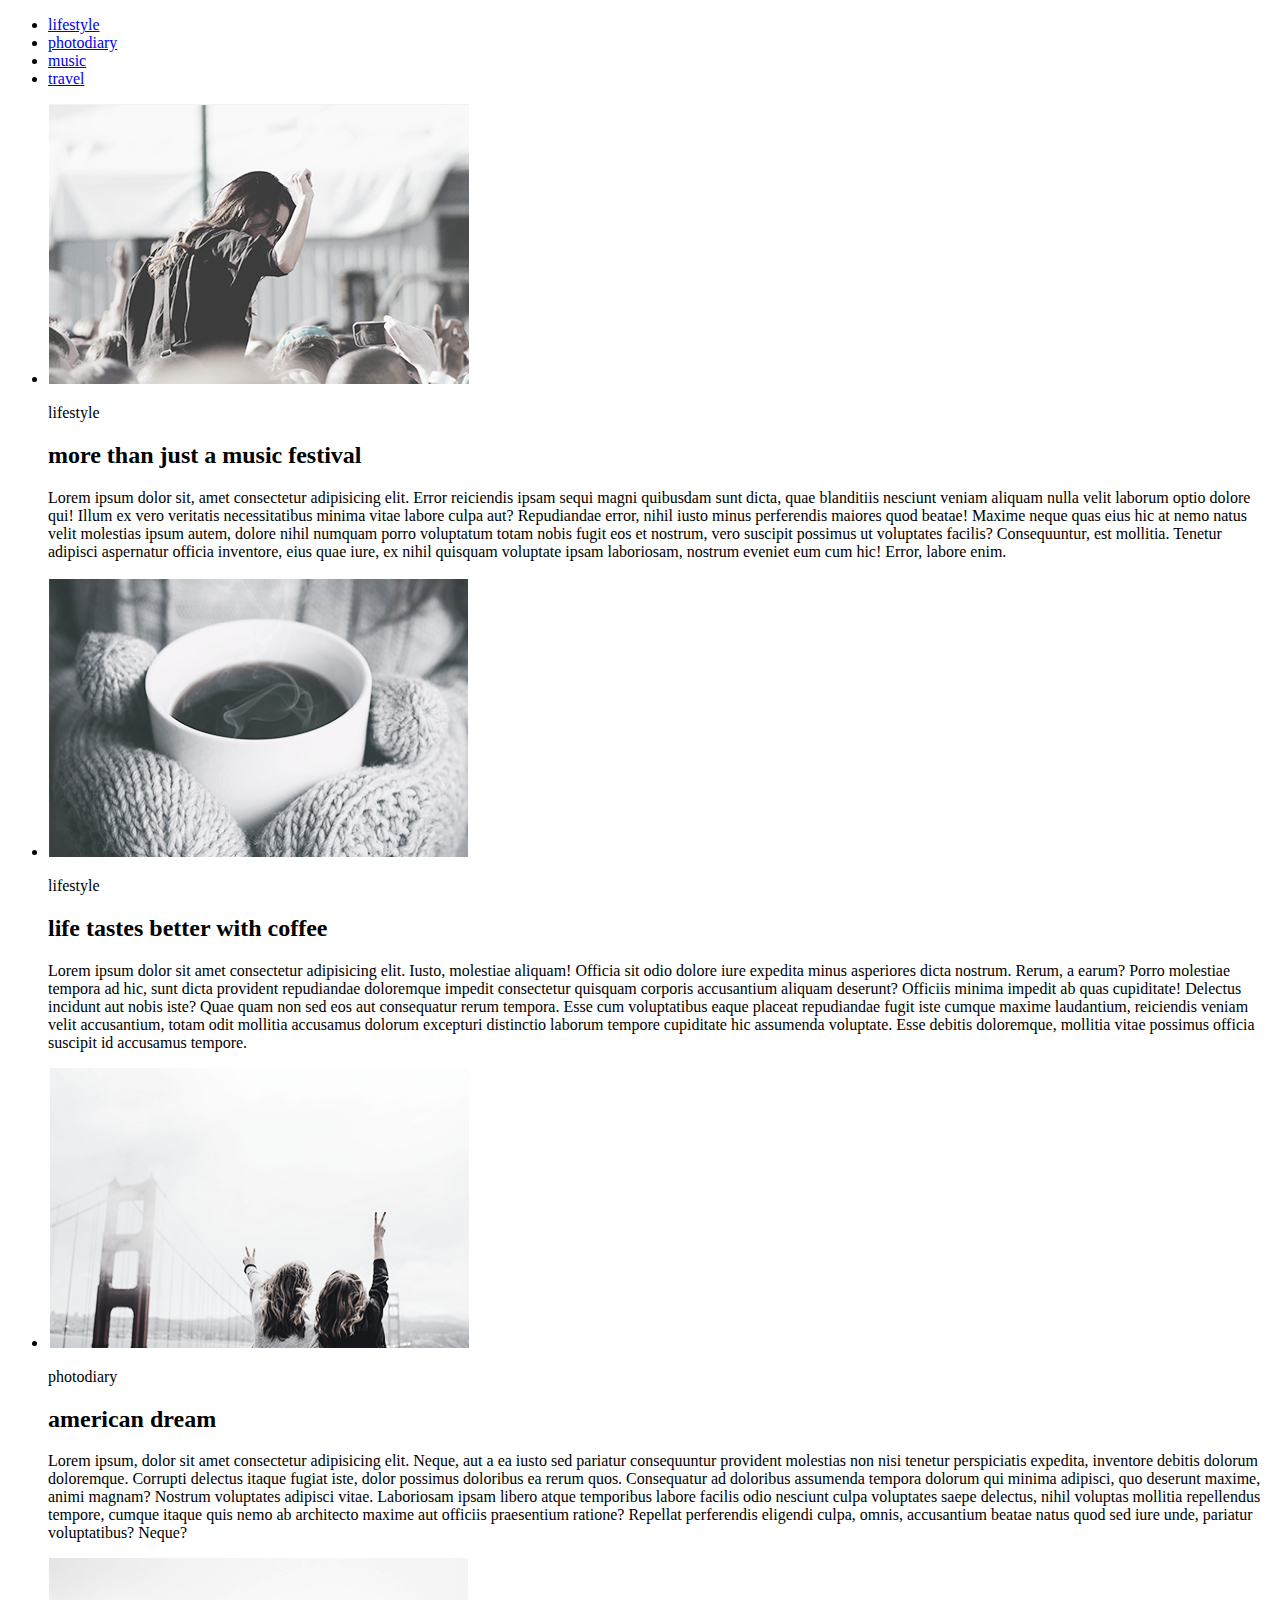
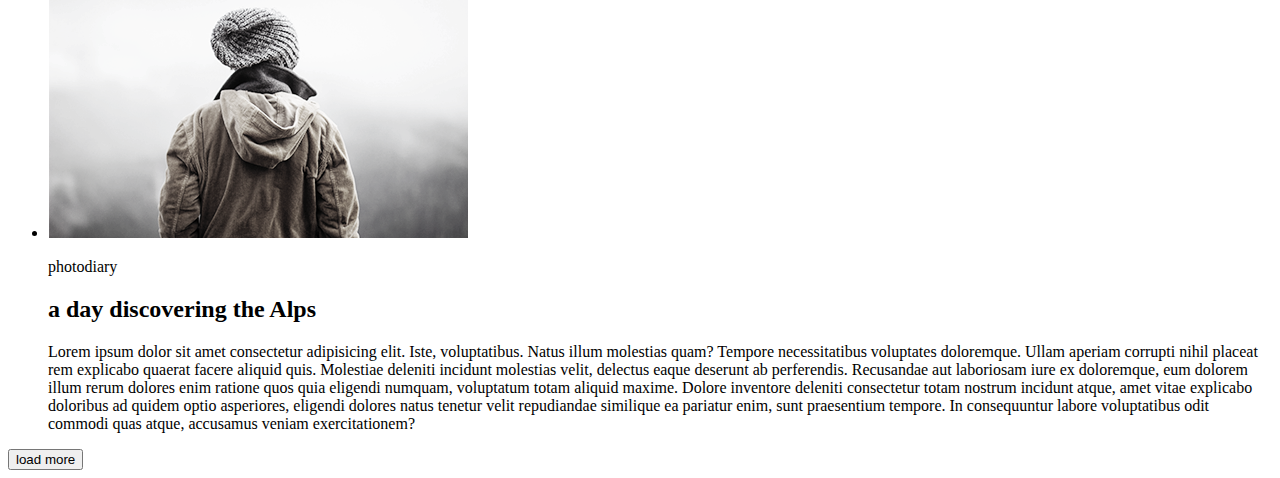
<file: html-css/module-01-02/index.html>
<!DOCTYPE html>
<html lang="en">

<head>
    <meta charset="UTF-8">
    <meta name="viewport" content="width=device-width, initial-scale=1.0">
    <meta http-equiv="X-UA-Compatible" content="ie=edge">
    <title>homework-01-02</title>
</head>

<body>
    <header class="main-header">
        <nav class="main-nav">
            <ul class="main-menu-navigation">
                <li class="main-menu-item"><a href="#lifestyle" class="main-menu-item-link">lifestyle</a></li>
                <li class="main-menu-item"><a href="#photodiary" class="main-menu-item-link">photodiary</a></li>
                <li class="main-menu-item"><a href="#" class="main-menu-item-link">music</a></li>
                <li class="main-menu-item"><a href="#" class="main-menu-item-link">travel</a></li>
            </ul>
        </nav>
    </header>

    <main class="main-content">
        <section class="lifestyle" id="lifestyle">
            <ul class="lifestyle-content">
                <li class="lifestyle-item">
                    <img src="img/more-than-just-a-music-festival.png" alt="photo from a music festival" width="421"
                        height="280">
                    <p>lifestyle</p>
                    <h2>more than just a music festival</h2>
                    <p>Lorem ipsum dolor sit, amet consectetur adipisicing elit. Error reiciendis ipsam sequi magni
                        quibusdam sunt dicta, quae blanditiis nesciunt veniam aliquam nulla velit laborum optio dolore
                        qui! Illum ex vero veritatis necessitatibus minima vitae labore culpa aut? Repudiandae error,
                        nihil iusto minus perferendis maiores quod beatae! Maxime neque quas eius hic at nemo natus
                        velit molestias ipsum autem, dolore nihil numquam porro voluptatum totam nobis fugit eos et
                        nostrum, vero suscipit possimus ut voluptates facilis? Consequuntur, est mollitia. Tenetur
                        adipisci aspernatur officia inventore, eius quae iure, ex nihil quisquam voluptate ipsam
                        laboriosam, nostrum eveniet eum cum hic! Error, labore enim.</p>
                </li>
                <li class="lifestyle-item">
                    <img src="img/life-tastes-better-with-coffee.png" alt="photo with cup of coffee in hands"
                        width="421" height="280">
                    <p>lifestyle</p>
                    <h2>life tastes better with coffee</h2>
                    <p>Lorem ipsum dolor sit amet consectetur adipisicing elit. Iusto, molestiae aliquam! Officia sit
                        odio dolore iure expedita minus asperiores dicta nostrum. Rerum, a earum? Porro molestiae
                        tempora ad hic, sunt dicta provident repudiandae doloremque impedit consectetur quisquam
                        corporis accusantium aliquam deserunt? Officiis minima impedit ab quas cupiditate! Delectus
                        incidunt aut nobis iste? Quae quam non sed eos aut consequatur rerum tempora. Esse cum
                        voluptatibus eaque placeat repudiandae fugit iste cumque maxime laudantium, reiciendis veniam
                        velit accusantium, totam odit mollitia accusamus dolorum excepturi distinctio laborum tempore
                        cupiditate hic assumenda voluptate. Esse debitis doloremque, mollitia vitae possimus officia
                        suscipit id accusamus tempore.</p>
                </li>
            </ul>
        </section>
        <section class="photodiry" id="photodiary">
            <ul class="lifestyle-content">
                <li class="photodiary-item">
                    <img src="img/american-dream.png" alt="photo of two girls near a bridge" width="421" height="280">
                    <p>photodiary</p>
                    <h2>american dream</h2>
                    <p>Lorem ipsum, dolor sit amet consectetur adipisicing elit. Neque, aut a ea iusto sed pariatur
                        consequuntur provident molestias non nisi tenetur perspiciatis expedita, inventore debitis
                        dolorum doloremque. Corrupti delectus itaque fugiat iste, dolor possimus doloribus ea rerum
                        quos. Consequatur ad doloribus assumenda tempora dolorum qui minima adipisci, quo deserunt
                        maxime, animi magnam? Nostrum voluptates adipisci vitae. Laboriosam ipsam libero atque
                        temporibus labore facilis odio nesciunt culpa voluptates saepe delectus, nihil voluptas mollitia
                        repellendus tempore, cumque itaque quis nemo ab architecto maxime aut officiis praesentium
                        ratione? Repellat perferendis eligendi culpa, omnis, accusantium beatae natus quod sed iure
                        unde, pariatur voluptatibus? Neque?</p>
                </li>
                <li class="photodiary-item">
                    <img src="img/a-day-discovering-the-Alps.png" alt="photo of men in a mountains" width="421"
                        height="280">
                    <p>photodiary</p>
                    <h2>a day discovering the Alps</h2>
                    <p>Lorem ipsum dolor sit amet consectetur adipisicing elit. Iste, voluptatibus. Natus illum
                        molestias quam? Tempore necessitatibus voluptates doloremque. Ullam aperiam corrupti nihil
                        placeat rem explicabo quaerat facere aliquid quis. Molestiae deleniti incidunt molestias velit,
                        delectus eaque deserunt ab perferendis. Recusandae aut laboriosam iure ex doloremque, eum
                        dolorem illum rerum dolores enim ratione quos quia eligendi numquam, voluptatum totam aliquid
                        maxime. Dolore inventore deleniti consectetur totam nostrum incidunt atque, amet vitae explicabo
                        doloribus ad quidem optio asperiores, eligendi dolores natus tenetur velit repudiandae similique
                        ea pariatur enim, sunt praesentium tempore. In consequuntur labore voluptatibus odit commodi
                        quas atque, accusamus veniam exercitationem?</p>
                </li>
            </ul>
        </section>
    </main>
    <footer class="main-footer">
        <nav>
            <button class="additional-navigation">load more</button>
        </nav>
    </footer>
</body>

</html>
</file>
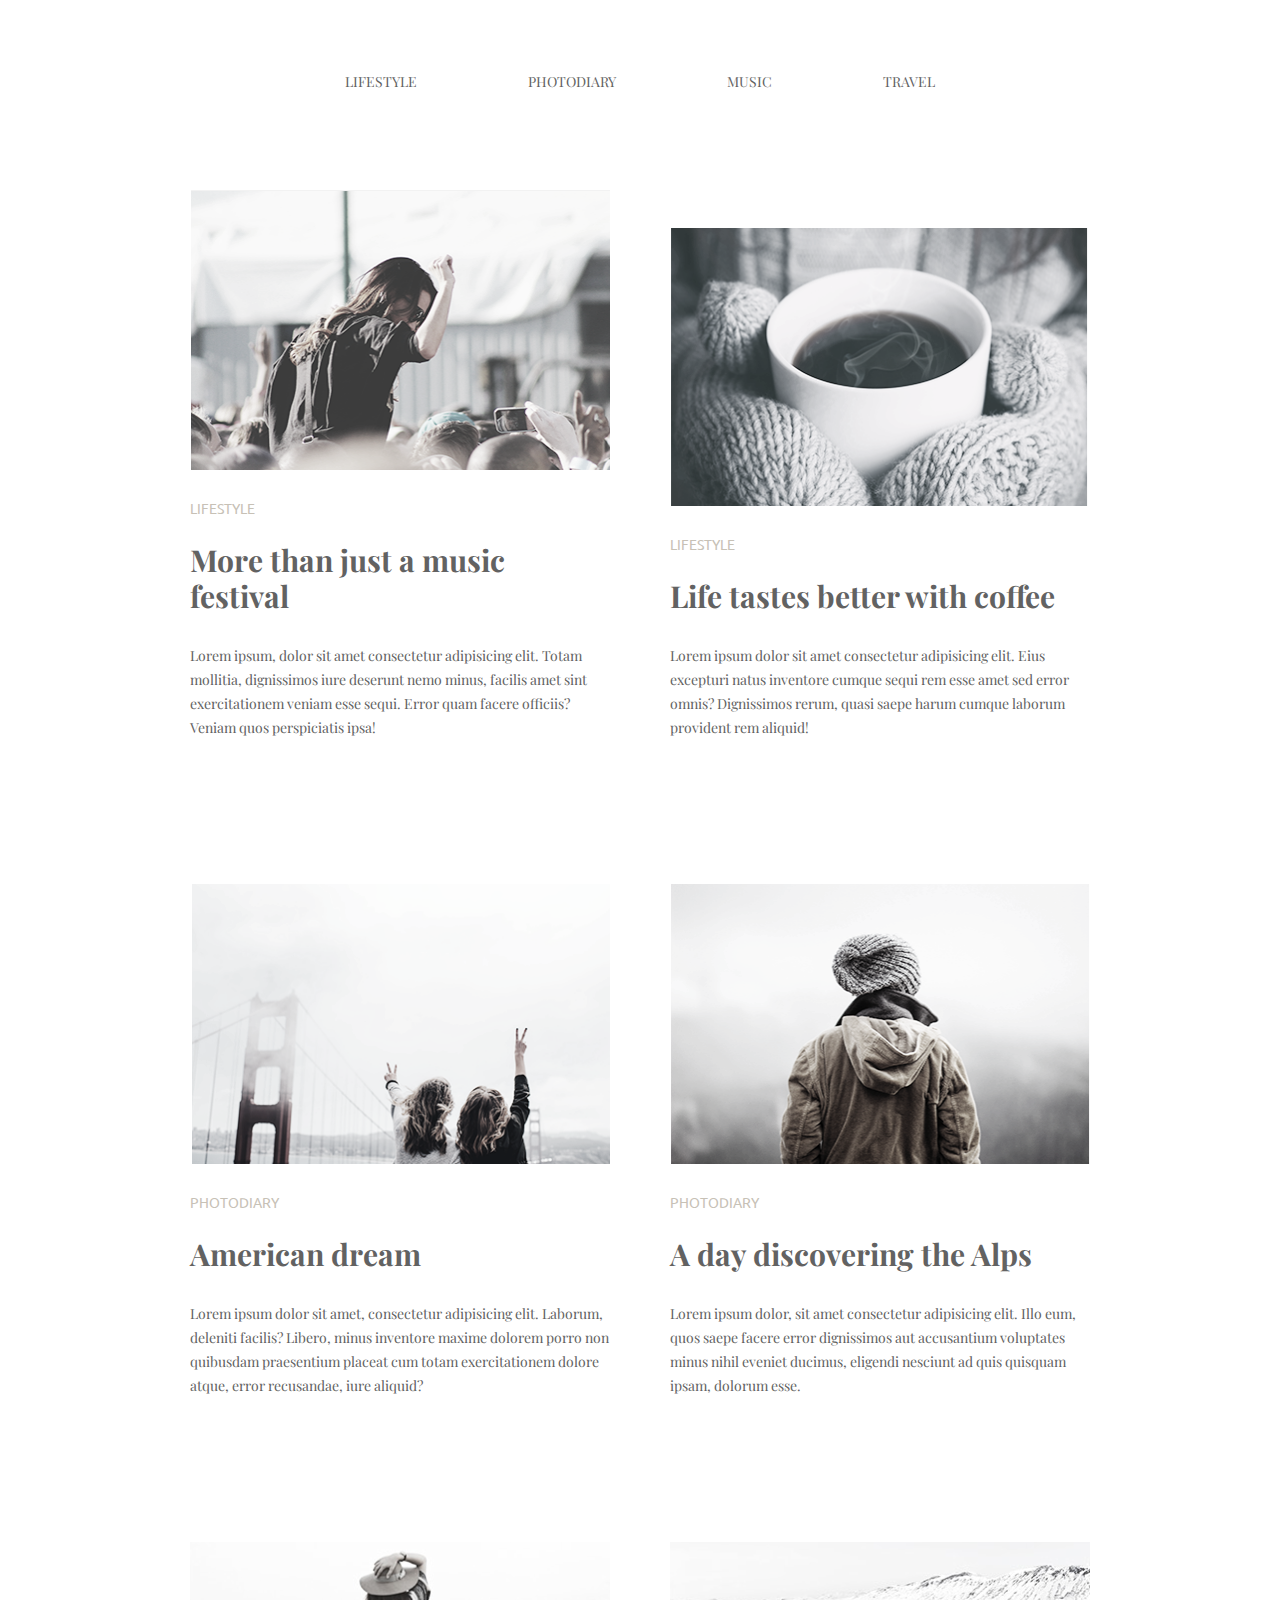
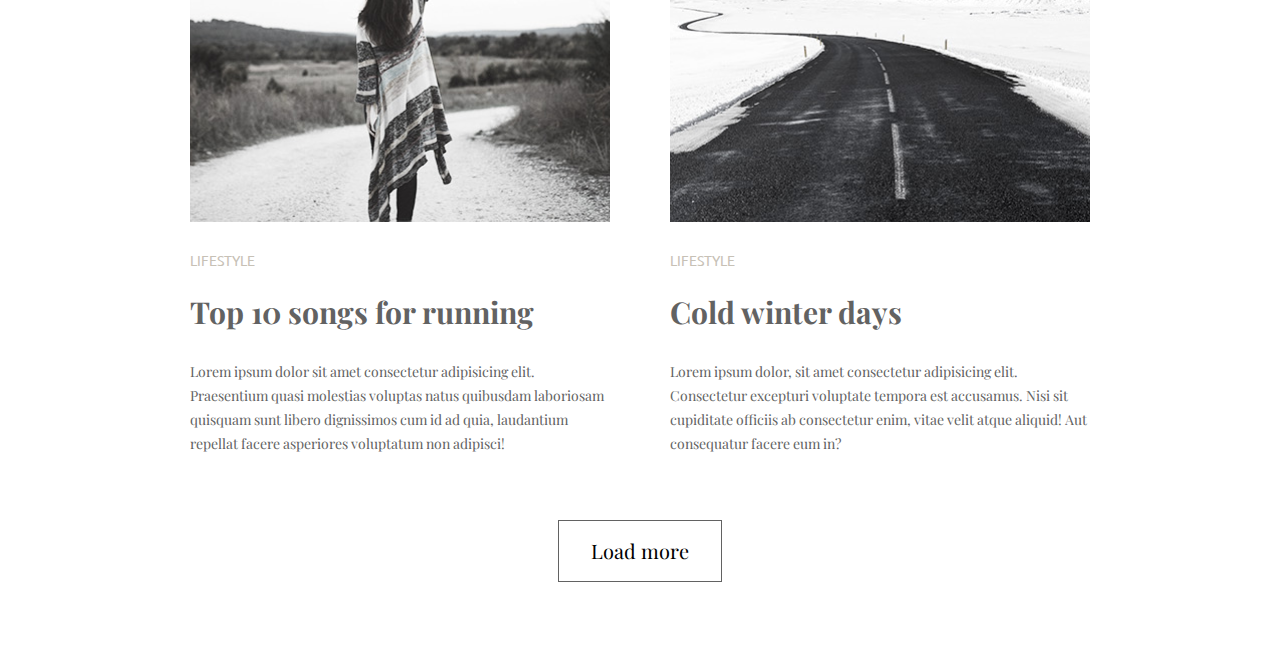
<file: html-css/module-03/index.html>
<!DOCTYPE html>
<html lang="en">

<head>
    <meta charset="UTF-8">
    <meta name="viewport" content="width=device-width, initial-scale=1.0">
    <meta http-equiv="X-UA-Compatible" content="ie=edge">
    <title>homework-03</title>
    <link rel="stylesheet" href="./css/normalize.css">
    <link
        href="https://fonts.googleapis.com/css?family=Playfair+Display|Ubuntu:300&display=swap&subset=cyrillic,cyrillic-ext,latin-ext"
        rel="stylesheet">
    <link rel="stylesheet" href="./css/style.css">
</head>

<body>
    <h1 class="visually-hidden">Homework-03</h1>
    <header class="main-header container">
        <nav class="main-nav">
            <ul class="main-menu-navigation">
                <li class="main-menu-item"><a href="#lifestyle" class="main-menu-item-link">lifestyle</a></li>
                <li class="main-menu-item"><a href="#photodiary" class="main-menu-item-link">photodiary</a></li>
                <li class="main-menu-item"><a href="#" class="main-menu-item-link">music</a></li>
                <li class="main-menu-item"><a href="#" class="main-menu-item-link">travel</a></li>
            </ul>
        </nav>
    </header>

    <main class="main-content container">
        <ul class="page-list">
            <li class="page-item" id="lifestyle">
                <img class="item-img" src="img/more-than-just-a-music-festival.png" alt="photo from a music festival"
                    width="420" height="280">
                <p class="item-identification">lifestyle</p>
                <h2 class="item-heading">More than just a music festival</h2>
                <p class="item-text">Lorem ipsum, dolor sit amet consectetur adipisicing elit. Totam mollitia,
                    dignissimos iure deserunt nemo minus, facilis amet sint exercitationem veniam esse sequi. Error quam
                    facere officiis? Veniam quos perspiciatis ipsa!</p>
            </li>
            <li class="page-item">
                <img class="item-img" src="img/life-tastes-better-with-coffee.png"
                    alt="photo with cup of coffee in hands" width="420" height="280">
                <p class="item-identification">lifestyle</p>
                <h2 class="item-heading">Life tastes better with coffee</h2>
                <p class="item-text">Lorem ipsum dolor sit amet consectetur adipisicing elit. Eius excepturi natus
                    inventore cumque sequi rem esse amet sed error omnis? Dignissimos rerum, quasi saepe harum cumque
                    laborum provident rem aliquid!</p>
            </li>
            <li class="page-item" id="photodiary">
                <img class="item-img" src="img/american-dream.png" alt="photo of two girls near a bridge" width="420"
                    height="280">
                <p class="item-identification">photodiary</p>
                <h2 class="item-heading">American dream</h2>
                <p class="item-text">Lorem ipsum dolor sit amet, consectetur adipisicing elit. Laborum, deleniti
                    facilis? Libero, minus inventore maxime dolorem porro non quibusdam praesentium placeat cum totam
                    exercitationem dolore atque, error recusandae, iure aliquid?</p>
            </li>
            <li class="page-item">
                <img class="item-img" src="img/a-day-discovering-the-Alps.png" alt="photo of men in a mountains"
                    width="420" height="280">
                <p class="item-identification">photodiary</p>
                <h2 class="item-heading">A day discovering the Alps</h2>
                <p class="item-text">Lorem ipsum dolor, sit amet consectetur adipisicing elit. Illo eum, quos saepe
                    facere error dignissimos aut accusantium voluptates minus nihil eveniet ducimus, eligendi nesciunt
                    ad quis quisquam ipsam, dolorum esse.</p>
            </li>
            <li class="page-item">
                <img class="item-img" src="img/top-10-songs-for-running.png" alt="photo with a girl on a road"
                    width="420" height="280">
                <p class="item-identification">lifestyle</p>
                <h2 class="item-heading">Top 10 songs for running</h2>
                <p class="item-text">Lorem ipsum dolor sit amet consectetur adipisicing elit. Praesentium quasi
                    molestias voluptas natus quibusdam laboriosam quisquam sunt libero dignissimos cum id ad quia,
                    laudantium repellat facere asperiores voluptatum non adipisci!</p>
            </li>
            <li class="page-item">
                <img class="item-img" src="img/cold-winter-days.png" alt="photo with a winter road" width="420"
                    height="280">
                <p class="item-identification">lifestyle</p>
                <h2 class="item-heading">Cold winter days</h2>
                <p class="item-text">Lorem ipsum dolor, sit amet consectetur adipisicing elit. Consectetur excepturi
                    voluptate tempora est accusamus. Nisi sit cupiditate officiis ab consectetur enim, vitae velit atque
                    aliquid! Aut consequatur facere eum in?</p>
            </li>
        </ul>
    </main>
    <footer class="main-footer container">
        <nav>
            <button class="additional-navigation button">Load more</button>
        </nav>
    </footer>
</body>

</html>
</file>
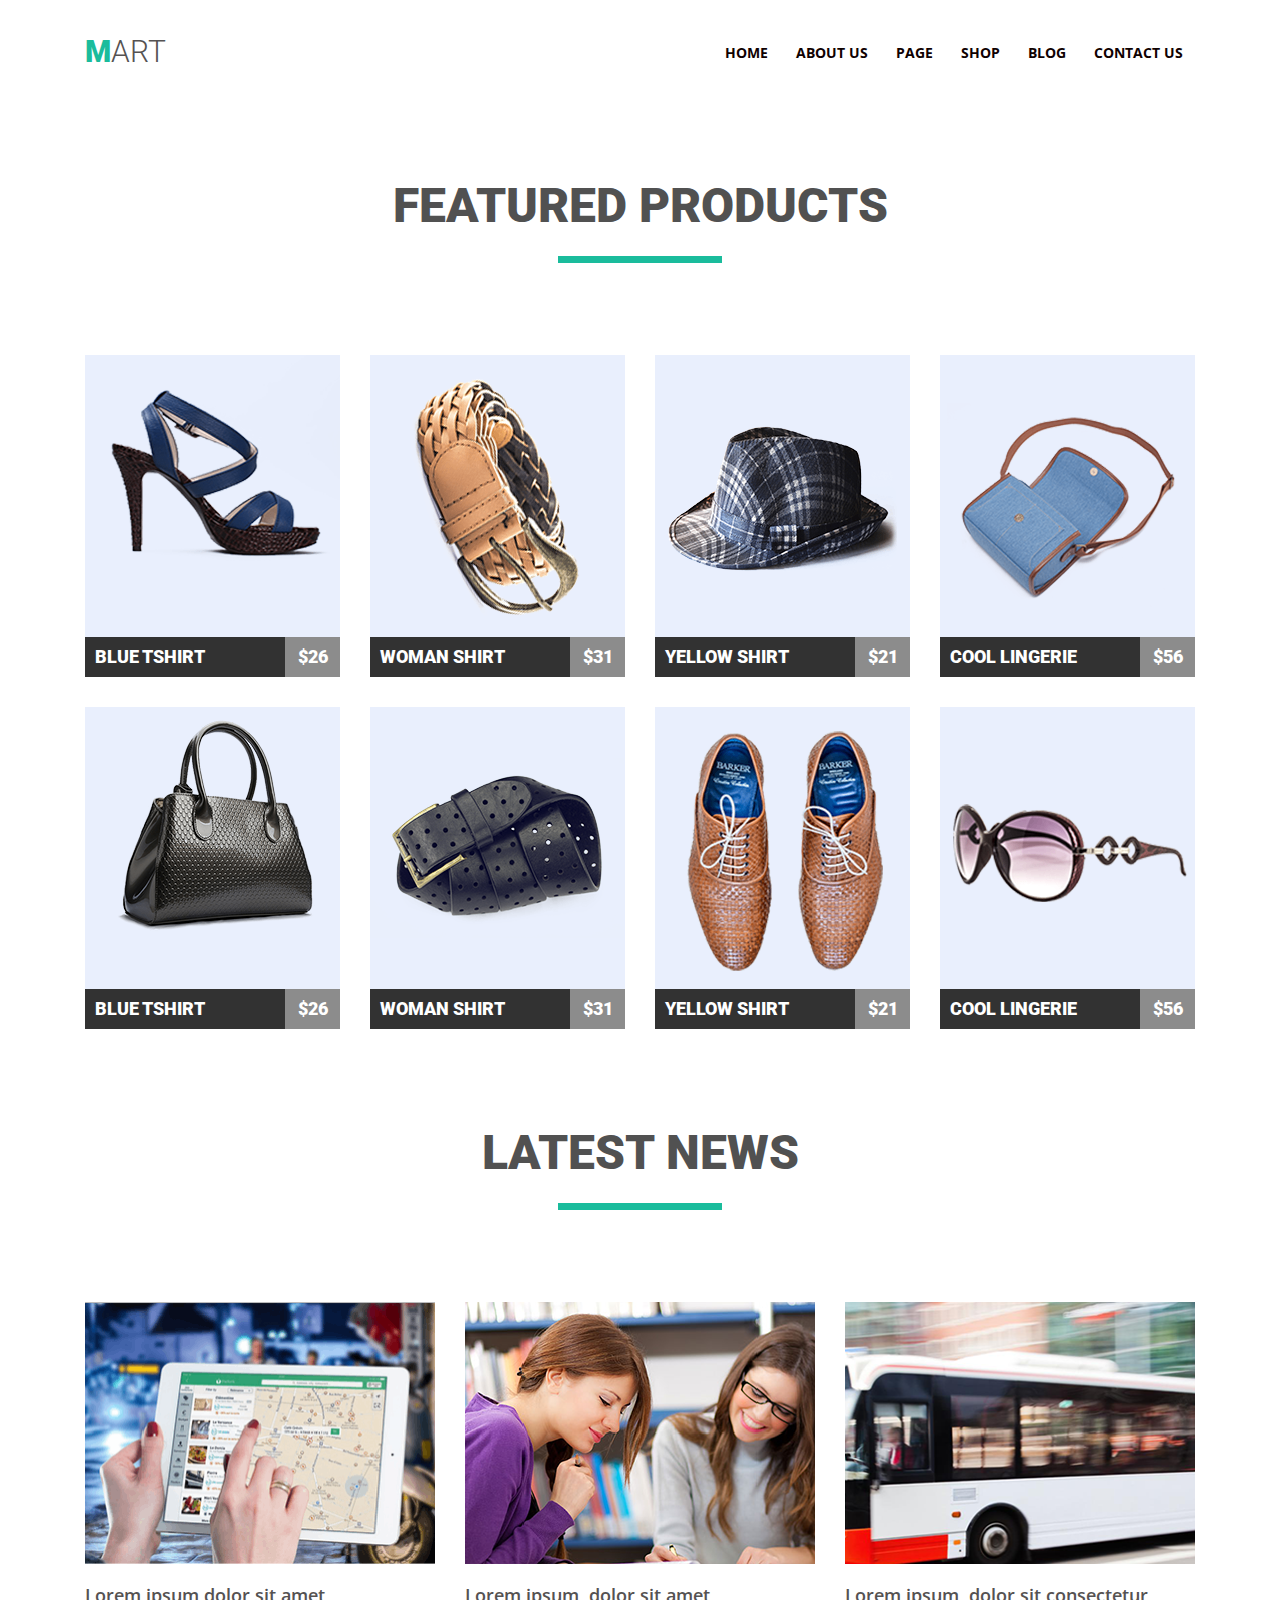
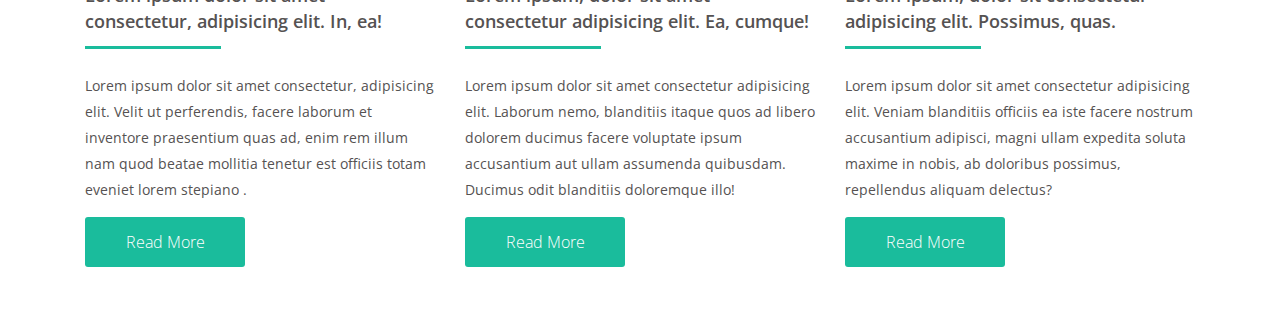
<file: html-css/module-04/index.html>
<!DOCTYPE html>
<html lang="en">

<head>
    <meta charset="UTF-8">
    <meta name="viewport" content="width=device-width, initial-scale=1.0">
    <meta http-equiv="X-UA-Compatible" content="ie=edge">
    <link rel="stylesheet" href="./css/normalize.css">
    <link href="https://fonts.googleapis.com/css?family=Open+Sans:300,400,600,700|Roboto:300,900&display=swap"
        rel="stylesheet">
    <link rel="stylesheet" href="./css/styles.css">
    <title>homework-04</title>
</head>

<body>
    
    <header class="page-header container">
        <nav class="page-nav clearfix">
            <h1 class="site-header"><a href="#" class="logo">Mart</a></h1>
            <ul class="site-menu clearfix">
                <li class="site-menu-item"><a href="#">Home</a></li>
                <li class="site-menu-item"><a href="#">About us</a></li>
                <li class="site-menu-item"><a href="#">Page</a></li>
                <li class="site-menu-item"><a href="#shop">Shop</a></li>
                <li class="site-menu-item"><a href="#blog">Blog</a></li>
                <li class="site-menu-item"><a href="#">Contact us</a></li>
            </ul>
        </nav>
    </header>

    <main class="page-content container">

<!-- section products -->

        <section class="products" id="shop">
            <h2 class="section-heading">Featured products</h2>
            <ul class="products-list clearfix">
                <li class="products-item clearfix">
                    <a href="#">
                        <img src="./img/products/1.png" alt="Blue Shoe">
                    </a>
                    <button class="name">Blue tshirt</button>
                    <button class="price">$26</button>
                </li>
                <li class="products-item clearfix">
                    <a href="#">
                        <img src="./img/products/2.png" alt="Yellow belt">
                    </a>
                    <button class="name">Woman shirt</button>
                    <button class="price">$31</button>

                </li>
                <li class="products-item clearfix">
                    <a href="#">
                        <img src="./img/products/3.png" alt="Plait hat">
                    </a>
                    <button class="name">Yellow shirt</button>
                    <button class="price">$21</button>
                </li>
                <li class="products-item clearfix">
                    <a href="#">
                        <img src="./img/products/4.png" alt="Blue handbag">
                    </a>
                    <button class="name">Cool lingerie</button>
                    <button class="price">$56</button>

                </li>
                <li class="products-item clearfix">
                    <a href="#">
                        <img src="./img/products/5.png" alt="Black handbag">
                    </a>
                    <button class="name">Blue tshirt</button>
                    <button class="price">$26</button>

                </li>
                <li class="products-item clearfix">
                    <a href="#">
                        <img src="./img/products/6.png" alt="Black belt">
                    </a> 
                    <button class="name">Woman shirt</button>
                    <button class="price">$31</button>

                </li>
                <li class="products-item clearfix">
                    <a href="#">
                        <img src="./img/products/7.png" alt="Mens' shoes">
                    </a>
                    <button class="name">Yellow shirt</button>
                    <button class="price">$21</button>

                </li>
                <li class="products-item clearfix">
                    <a href="#">
                        <img src="./img/products/8.png" alt="Sunglasses">
                    </a>
                    <button class="name">Cool lingerie</button>
                    <button class="price">$56</button>

                </li>
            </ul>
        </section>

<!-- section news -->

        <section class="news" id="blog">
            <h2 class="section-heading">Latest news</h2>
            <ul class="news-list clearfix">
                <li class="news-item">
                    <a href="#">
                        <img src="./img/news/1.png" alt="map" width="350" height="262">
                    </a>
                    <h3>Lorem ipsum dolor sit amet consectetur, adipisicing elit. In, ea!</h3>
                    <p>Lorem ipsum dolor sit amet consectetur, adipisicing elit. Velit ut perferendis, facere laborum et
                        inventore praesentium quas ad, enim rem illum nam quod beatae mollitia tenetur est officiis
                        totam eveniet lorem stepiano            .</p>
                    <button>Read More</button>
                </li>
                <li class="news-item">
                    <a href="#">
                        <img src="./img/news/2.png" alt="two girls learn" width="350" height="262">
                    </a>
                    <h3>Lorem ipsum, dolor sit amet consectetur adipisicing elit. Ea, cumque!</h3>
                    <p>Lorem ipsum dolor sit amet consectetur adipisicing elit. Laborum nemo, blanditiis itaque quos ad
                        libero dolorem ducimus facere voluptate ipsum accusantium aut ullam assumenda quibusdam. Ducimus
                        odit blanditiis doloremque illo!</p>
                    <button>Read More</button>
                </li>
                <li class="news-item">
                    <a href="#">
                        <img src="./img/news/3.png" alt="mooving bus" width="350" height="262">
                    </a>
                    <h3>Lorem ipsum, dolor sit consectetur adipisicing elit. Possimus, quas.</h3>
                    <p>Lorem ipsum dolor sit amet consectetur adipisicing elit. Veniam blanditiis officiis ea iste
                        facere nostrum accusantium adipisci, magni ullam expedita soluta maxime in nobis, ab doloribus
                        possimus, repellendus aliquam delectus?</p>
                    <button>Read More</button>
                </li>
            </ul>
        </section>
    </main>
</body>

</html>
</file>
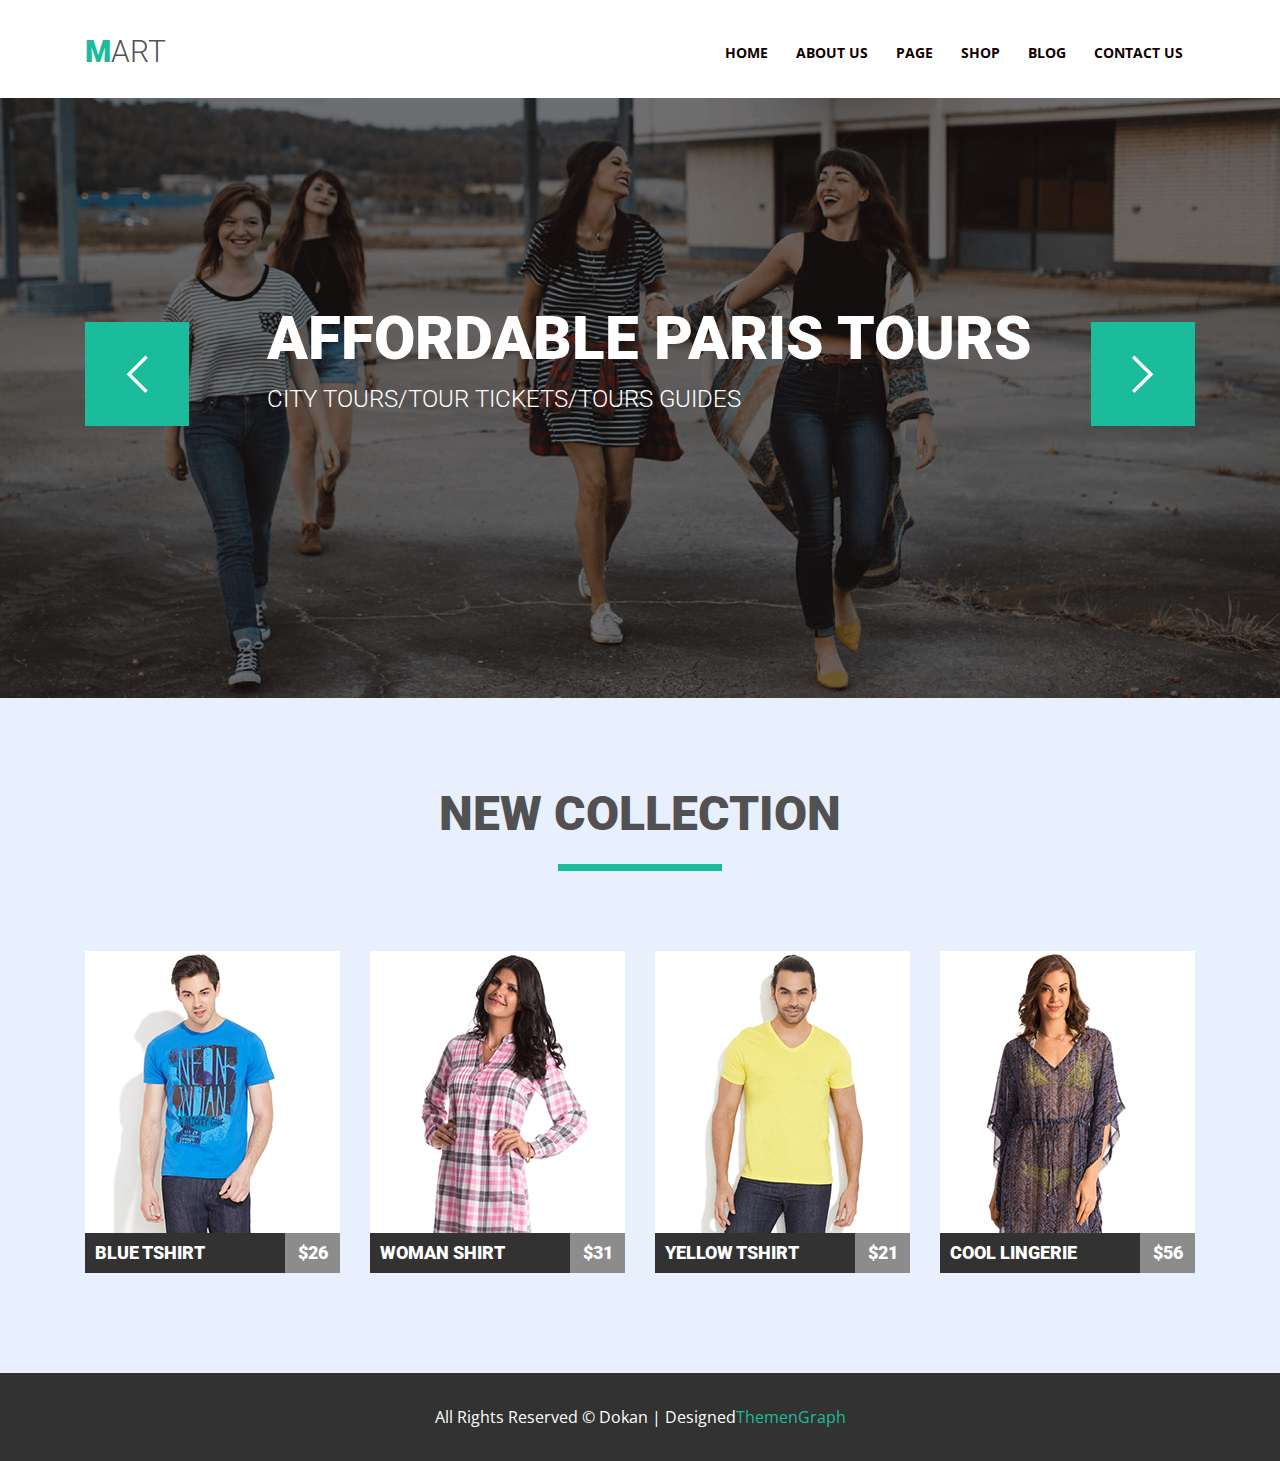
<file: html-css/module-05/index.html>
<!DOCTYPE html>
<html lang="en">

<head>
    <meta charset="UTF-8">
    <meta name="viewport" content="width=device-width, initial-scale=1.0">
    <meta http-equiv="X-UA-Compatible" content="ie=edge">
    <link rel="stylesheet" href="./css/normalize.css">
    <link href="https://fonts.googleapis.com/css?family=Open+Sans:300,400,600,700|Roboto:300,900&display=swap"
        rel="stylesheet">
    <link rel="stylesheet" href="./css/style.css">
    <title>homework-05</title>
</head>

<body>

    <header class="page-header">
        <nav class="page-nav container clearfix">
            <h1 class="site-header"><a href="#" class="logo">Mart</a></h1>
            <ul class="site-menu clearfix">
                <li class="site-menu-item"><a href="#">Home</a></li>
                <li class="site-menu-item"><a href="#">About us</a></li>
                <li class="site-menu-item"><a href="#">Page</a></li>
                <li class="site-menu-item"><a href="#">Shop</a></li>
                <li class="site-menu-item"><a href="#">Blog</a></li>
                <li class="site-menu-item"><a href="#">Contact us</a></li>
            </ul>
        </nav>
        <div class="slider">
            <div class="slider-content container">
                <div class="slider-btns">
                    <button class="slider-btn"></button>
                    <button class="slider-btn"></button>
                </div>
                <h class="slide-title">Affordable Paris Tours</h>
                <ul class="slide-menu clearfix">
                    <li class="slide-menu-item"><a href="#" class="slide-menu-link">City Tours/</a></li>
                    <li class="slide-menu-item"><a href="#" class="slide-menu-link">Tour Tickets/</a></li>
                    <li class="slide-menu-item"><a href="#" class="slide-menu-link">Tours Guides</a></li>
                </ul>
            </div>
        </div>
    </header>

    <main>
    <section class="collection">
        <div class="container">
            <h2 class="section-title">New Collection</h2>
            <ul class="collection-list clearfix">
                <li class="collection-item clearfix">
                    <a href="#">
                        <img src="./img/col-1.png" alt="Blue tshirt">
                    </a>
                    <button class="collection-button name">Blue tshirt</button>
                    <button class="collection-button price">$26</button>
                    <div class="collection-overlay">
                        <div class="collection-overlay-content">
                            <ul class="overlay-list clearfix">
                                <li class="overlay-item"><button class="overlay-btn wish-list"></button></li>
                                <li class="overlay-item"><button class="overlay-btn share"></button></li>
                                <li class="overlay-item"><button class="overlay-btn reserve"></button></li>
                                <li class="overlay-item"><button class="overlay-btn cart clearfix"><img class="cart-img"
                                            src="./img/cart.png" alt="cart"><span class="cart-text">Add to
                                            Cart</span></button></li>
                            </ul>
                        </div>
                    </div>
                </li>
                <li class="collection-item clearfix">
                    <a href="#">
                        <img src="./img/col-2.png" alt="Woman shirt">
                    </a>
                    <button class="collection-button name">Woman shirt</button>
                    <button class="collection-button price">$31</button>
                    <div class="collection-overlay">
                        <div class="collection-overlay-content">
                            <ul class="overlay-list clearfix">
                                <li class="overlay-item"><button class="overlay-btn wish-list"></button></li>
                                <li class="overlay-item"><button class="overlay-btn share"></button></li>
                                <li class="overlay-item"><button class="overlay-btn reserve"></button></li>
                                <li class="overlay-item"><button class="overlay-btn cart clearfix"><img class="cart-img"
                                            src="./img/cart.png" alt="cart"><span class="cart-text">Add to
                                            Cart</span></button></li>
                            </ul>
                        </div>
                    </div>
                </li>
                <li class="collection-item clearfix">
                    <a href="#">
                        <img src="./img/col-3.png" alt="Yellow Tshirt">
                    </a>
                    <button class="collection-button name">Yellow Tshirt</button>
                    <button class="collection-button price">$21</button>
                    <div class="collection-overlay">
                        <div class="collection-overlay-content">
                            <ul class="overlay-list clearfix">
                                <li class="overlay-item"><button class="overlay-btn wish-list"></button></li>
                                <li class="overlay-item"><button class="overlay-btn share"></button></li>
                                <li class="overlay-item"><button class="overlay-btn reserve"></button></li>
                                <li class="overlay-item"><button class="overlay-btn cart clearfix"><img class="cart-img"
                                            src="./img/cart.png" alt="cart"><span class="cart-text">Add to
                                            Cart</span></button></li>
                            </ul>
                        </div>
                    </div>
                </li>
                <li class="collection-item clearfix">
                    <a href="#">
                        <img src="./img/col-4.png" alt="Cool lingery">
                    </a>
                    <button class="collection-button name">Cool lingerie</button>
                    <button class="collection-button price">$56</button>
                    <div class="collection-overlay">
                        <div class="collection-overlay-content ">
                            <ul class="overlay-list clearfix">
                                <li class="overlay-item"><button class="overlay-btn wish-list"></button></li>
                                <li class="overlay-item"><button class="overlay-btn share"></button></li>
                                <li class="overlay-item"><button class="overlay-btn reserve"></button></li>
                                <li class="overlay-item"><button class="overlay-btn cart clearfix"><img class="cart-img"
                                            src="./img/cart.png" alt="cart"><span class="cart-text">Add to
                                            Cart</span></button></li>
                            </ul>

                        </div>
                    </div>
                </li>
            </ul>
        </div>
    </section>
</main>
    <footer class="page-footer">
        <p class="footer-text">All Rights Reserved &#169 Dokan | Designed<span class="footer-text color">ThemenGraph</span></p>
    </footer>
</body>

</html>
</file>
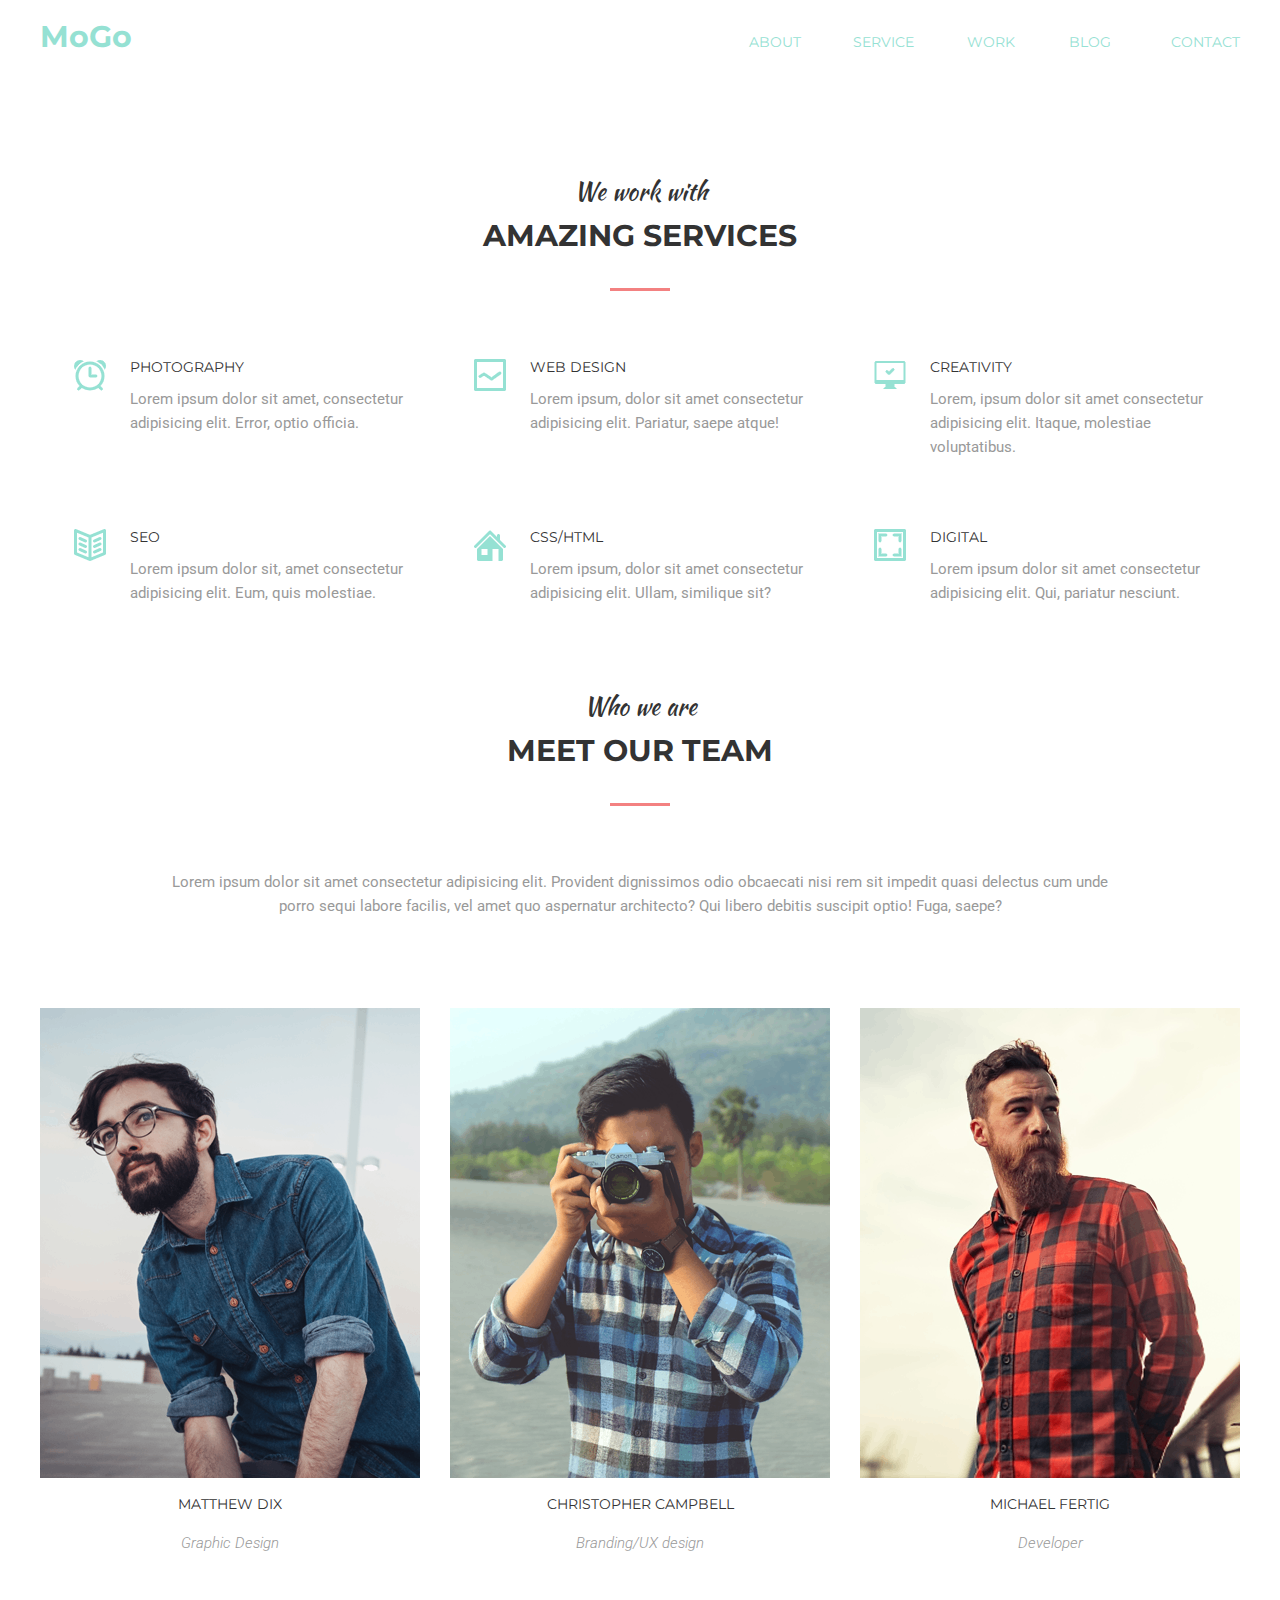
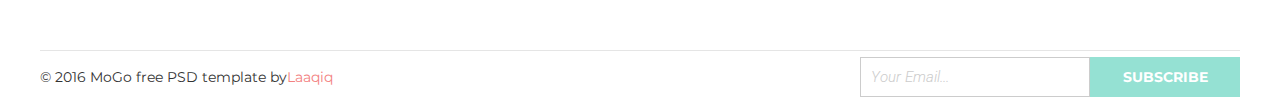
<file: html-css/module-06/index.html>
<!DOCTYPE html>
<html lang="en">

<head>
    <meta charset="UTF-8">
    <meta name="viewport" content="width=device-width, initial-scale=1.0">
    <meta http-equiv="X-UA-Compatible" content="ie=edge">
    <link rel="stylesheet" href="./css/normalize.css">
    <link href="https://fonts.googleapis.com/css?family=Kaushan+Script|Montserrat:400,700|Roboto:300i,400&display=swap"
        rel="stylesheet">
    <link rel="stylesheet" href="./css/style.css">
    <title>homework-06</title>
</head>

<body>
    <header class="site-header container">
        <nav class="site-nav">
            <h1 class="site-title">
                <a href="" class="logo">MoGo</a>
            </h1>
            <ul class="site-menu">
                <li class="site-item"><a href="#" class="site-link">About</a></li>
                <li class="site-item"><a href="#" class="site-link">Service</a></li>
                <li class="site-item"><a href="#" class="site-link">Work</a></li>
                <li class="site-item"><a href="#" class="site-link">Blog</a></li>
                <li class="site-item"><a href="#" class="site-link">Contact</a></li>
            </ul>
        </nav>
    </header>

    <main class="page-content">

        <section class="services container">
            <p class="section-pretitle">We work with</p>
            <h2 class="section-title">Amazing Services</h2>
            <ul class="services-list">
                <li class="services-item">
                    <h3 class="services-item-title item-1">Photography</h3>
                    <p class="services-item-description">Lorem ipsum dolor sit amet, consectetur adipisicing elit.
                        Error, optio officia.</p>
                </li>
                <li class="services-item">
                    <h3 class="services-item-title item-2">Web Design</h3>
                    <p class="services-item-description">Lorem ipsum, dolor sit amet consectetur adipisicing elit.
                        Pariatur, saepe atque!</p>
                </li>
                <li class="services-item">
                    <h3 class="services-item-title  item-3">Creativity</h3>
                    <p class="services-item-description">Lorem, ipsum dolor sit amet consectetur adipisicing elit.
                        Itaque, molestiae voluptatibus.</p>
                </li>
                <li class="services-item">
                    <h3 class="services-item-title item-4">SEO</h3>
                    <p class="services-item-description">Lorem ipsum dolor sit, amet consectetur adipisicing elit. Eum,
                        quis molestiae.</p>
                </li>
                <li class="services-item">
                    <h3 class="services-item-title item-5">CSS/HTML</h3>
                    <p class="services-item-description">Lorem ipsum, dolor sit amet consectetur adipisicing elit.
                        Ullam, similique sit?</p>
                </li>
                <li class="services-item">
                    <h3 class="services-item-title item-6">Digital</h3>
                    <p class="services-item-description">Lorem ipsum dolor sit amet consectetur adipisicing elit. Qui,
                        pariatur nesciunt.</p>
                </li>
            </ul>
        </section>

        <section class="team container">
            <p class="section-pretitle">Who we are</p>
            <h2 class="section-title">Meet our team</h2>
            <p class="team-description">Lorem ipsum dolor sit amet consectetur adipisicing elit. Provident dignissimos
                odio obcaecati nisi rem sit impedit quasi delectus cum unde porro sequi labore facilis, vel amet quo
                aspernatur architecto? Qui libero debitis suscipit optio! Fuga, saepe?</p>
            <ul class="team-list">
                <li class="team-item">
                    <div class="img-background">
                        <img class="team-img" src="./img/member-1.png" alt="team member photo" width="380" height="470">
                    </div>
                    <h3 class="team-name">Matthew Dix</h3>
                    <p class="team-position">Graphic Design</p>
                    <div class="overlay">
                        <ul class="social-list">
                            <li class="social-item facebook"><a href="#" class="social-link"><span
                                        class="visually-hidden">Facebook</span></a></li>
                            <li class="social-item twitter"><a href="#" class="social-link"><span
                                        class="visually-hidden">Twitter</span></a></li>
                            <li class="social-item pinterest"><a href="#" class="social-link"><span
                                        class="visually-hidden">Pinterest</span></a></li>
                            <li class="social-item instagram"><a href="#" class="social-link"><span
                                        class="visually-hidden">Instagram</span></a></li>
                        </ul>
                    </div>
                </li>
                <li class="team-item">
                    <div class="img-background">
                        <img class="team-img" src="./img/member-2.png" alt="team member photo" width="380" height="470">
                    </div>
                    <h3 class="team-name">Christopher Campbell</h3>
                    <p class="team-position">Branding/UX design</p>
                    <div class="overlay">
                        <ul class="social-list">
                            <li class="social-item facebook"><a href="#" class="social-link"><span
                                        class="visually-hidden">Facebook</span></a></li>
                            <li class="social-item twitter"><a href="#" class="social-link"><span
                                        class="visually-hidden">Twitter</span></a></li>
                            <li class="social-item pinterest"><a href="#" class="social-link"><span
                                        class="visually-hidden">Pinterest</span></a></li>
                            <li class="social-item instagram"><a href="#" class="social-link"><span
                                        class="visually-hidden">Instagram</span></a></li>
                        </ul>
                    </div>
                </li>
                <li class="team-item">
                    <div class="img-background">
                        <img  class="team-img" src="./img/member-3.png" alt="team member photo" width="380" height="470">
                    </div>
                    <h3 class="team-name">Michael Fertig</h3>
                    <p class="team-position">Developer</p>
                    <div class="overlay">
                        <ul class="social-list">
                            <li class="social-item facebook"><a href="#" class="social-link"><span
                                        class="visually-hidden">Facebook</span></a></li>
                            <li class="social-item twitter"><a href="#" class="social-link"><span
                                        class="visually-hidden">Twitter</span></a></li>
                            <li class="social-item pinterest"><a href="#" class="social-link"><span
                                        class="visually-hidden">Pinterest</span></a></li>
                            <li class="social-item instagram"><a href="#" class="social-link"><span
                                        class="visually-hidden">Instagram</span></a></li>
                        </ul>
                    </div>
                </li>
            </ul>
        </section>
    </main>

    <footer class="site-footer container">
        <p class="signation">&#169; 2016 MoGo free PSD template by<span class="signation-color">Laaqiq</span></p>
        <form class="email-submit" action="#">
            <input class="email" type="email" value="Your Email...">
            <input class="submit" type="submit" value="subscribe">
        </form>
    </footer>
</body>

</html>
</file>
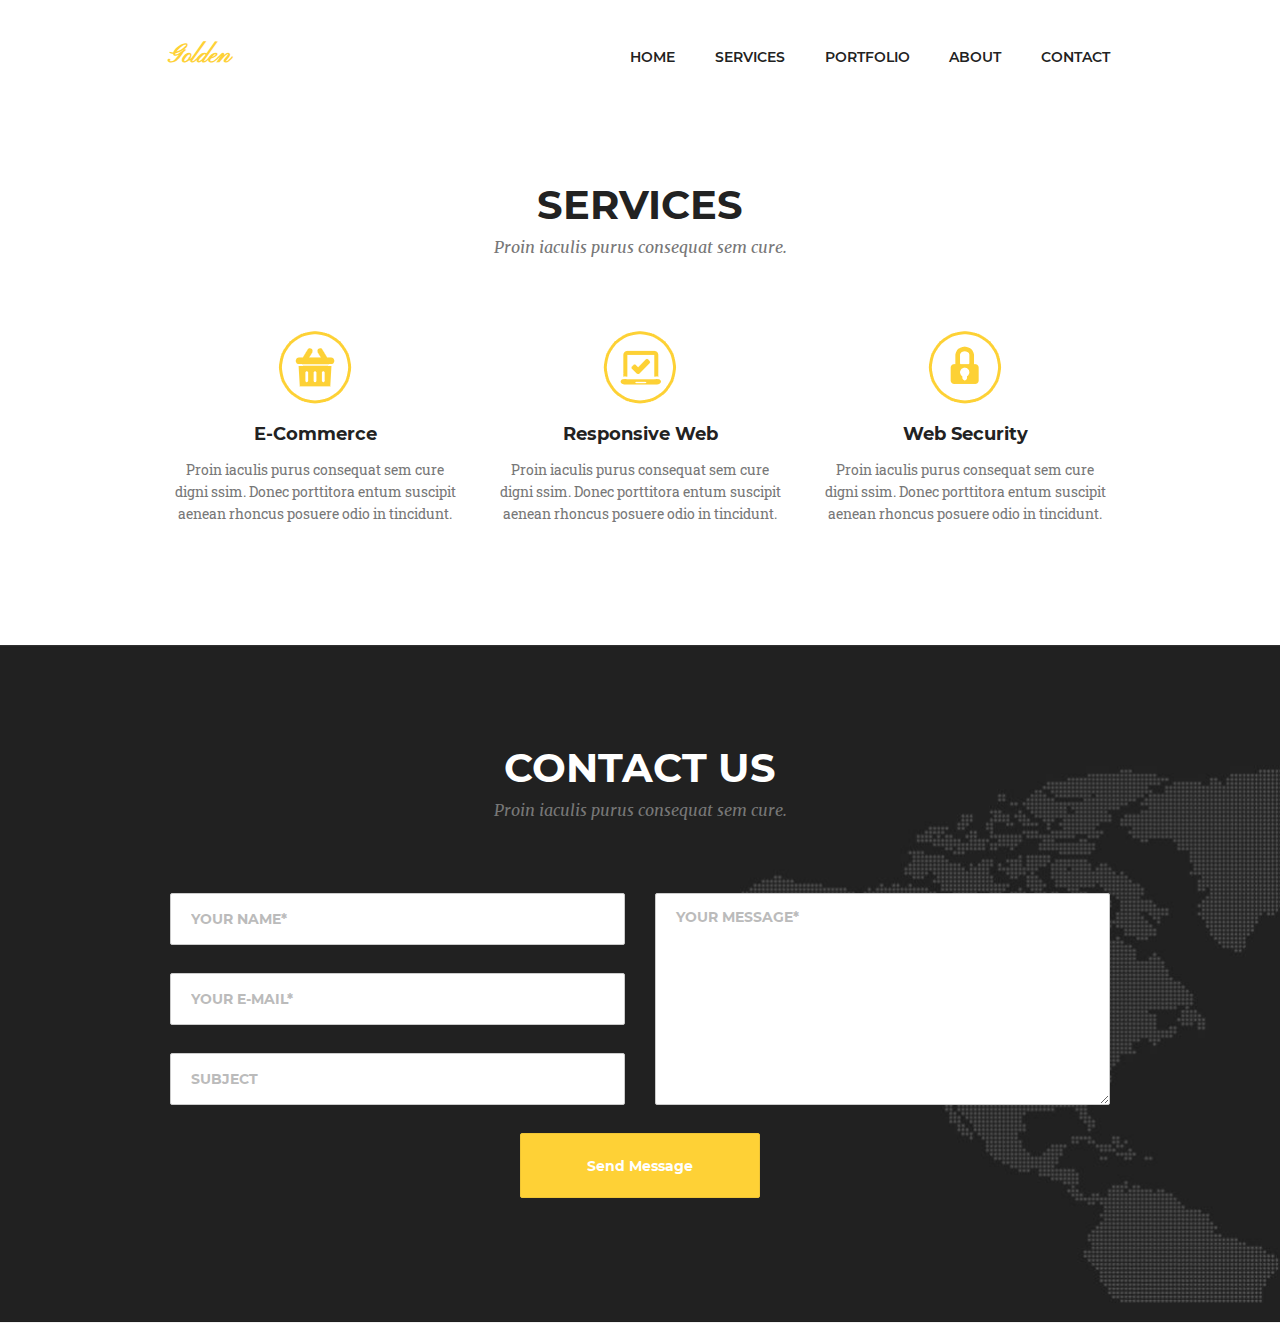
<file: html-css/module-07/index.html>
<!DOCTYPE html>
<html lang="en">

<head>
    <meta charset="UTF-8">
    <meta name="viewport" content="width=device-width, initial-scale=1.0">
    <meta http-equiv="X-UA-Compatible" content="ie=edge">
    <link rel="stylesheet" href="./css/normalize.css">
    <link rel="stylesheet" href="./css/style.css">
    <title>homework-07</title>
</head>

<body>
    <header class="site-header container">
        <nav class="site-nav">
            <h1 class="logo"><a href="" class="logo-link">Golden</a></h1>
            <ul class="site-menu">
                <li class="site-menu-item"><a href="#" class="site-menu-item-link">Home</a></li>
                <li class="site-menu-item"><a href="#" class="site-menu-item-link">Services</a></li>
                <li class="site-menu-item"><a href="#" class="site-menu-item-link">Portfolio</a></li>
                <li class="site-menu-item"><a href="#" class="site-menu-item-link">About</a></li>
                <li class="site-menu-item"><a href="#" class="site-menu-item-link">Contact</a></li>
            </ul>
        </nav>
    </header>

    <main>
        <section class="services container">
            <h2 class="section-title">Services</h2>
            <p class="section-subtitle">Proin iaculis purus consequat sem cure.</p>
            <ul class="services-list">
                <li class="services-item item-1">
                    <h3 class="services-item-title">E-Commerce</h3>
                    <p class="services-item-description">Proin iaculis purus consequat sem cure digni ssim. Donec
                        porttitora entum suscipit aenean rhoncus posuere odio in tincidunt.</p>
                </li>
                <li class="services-item item-2">
                    <h3 class="services-item-title">Responsive Web</h3>
                    <p class="services-item-description">Proin iaculis purus consequat sem cure digni ssim. Donec
                        porttitora entum suscipit aenean rhoncus posuere odio in tincidunt.</p>
                </li>
                <li class="services-item item-3">
                    <h3 class="services-item-title">Web Security</h3>
                    <p class="services-item-description">Proin iaculis purus consequat sem cure digni ssim. Donec
                        porttitora entum suscipit aenean rhoncus posuere odio in tincidunt.</p>
                </li>
            </ul>
        </section>

        <section class="contact contact-content">
            <div class="container">
                <h2 class="section-title content-title">Contact Us</h2>
                <p class="section-subtitle">Proin iaculis purus consequat sem cure.</p>
                <form action="#" class="contact-form">
                    <div class="input">
                        <input type="text" class="contact-form-item required name" name="name" placeholder="Your Name*" required>
                        <input type="email" class="contact-form-item required email" name="email" placeholder="Your E-mail*"
                            required>
                        <input type="text" class="contact-form-item subject" name="subject" placeholder="Subject">
                        <textarea class="contact-form-item required message" name="message"
                            placeholder="Your Message*" required></textarea>
                    </div>
                    <button class="contact-form-item send">Send Message</button>
                </form>
            </div>
        </section>

    </main>
</body>

</html>
</file>
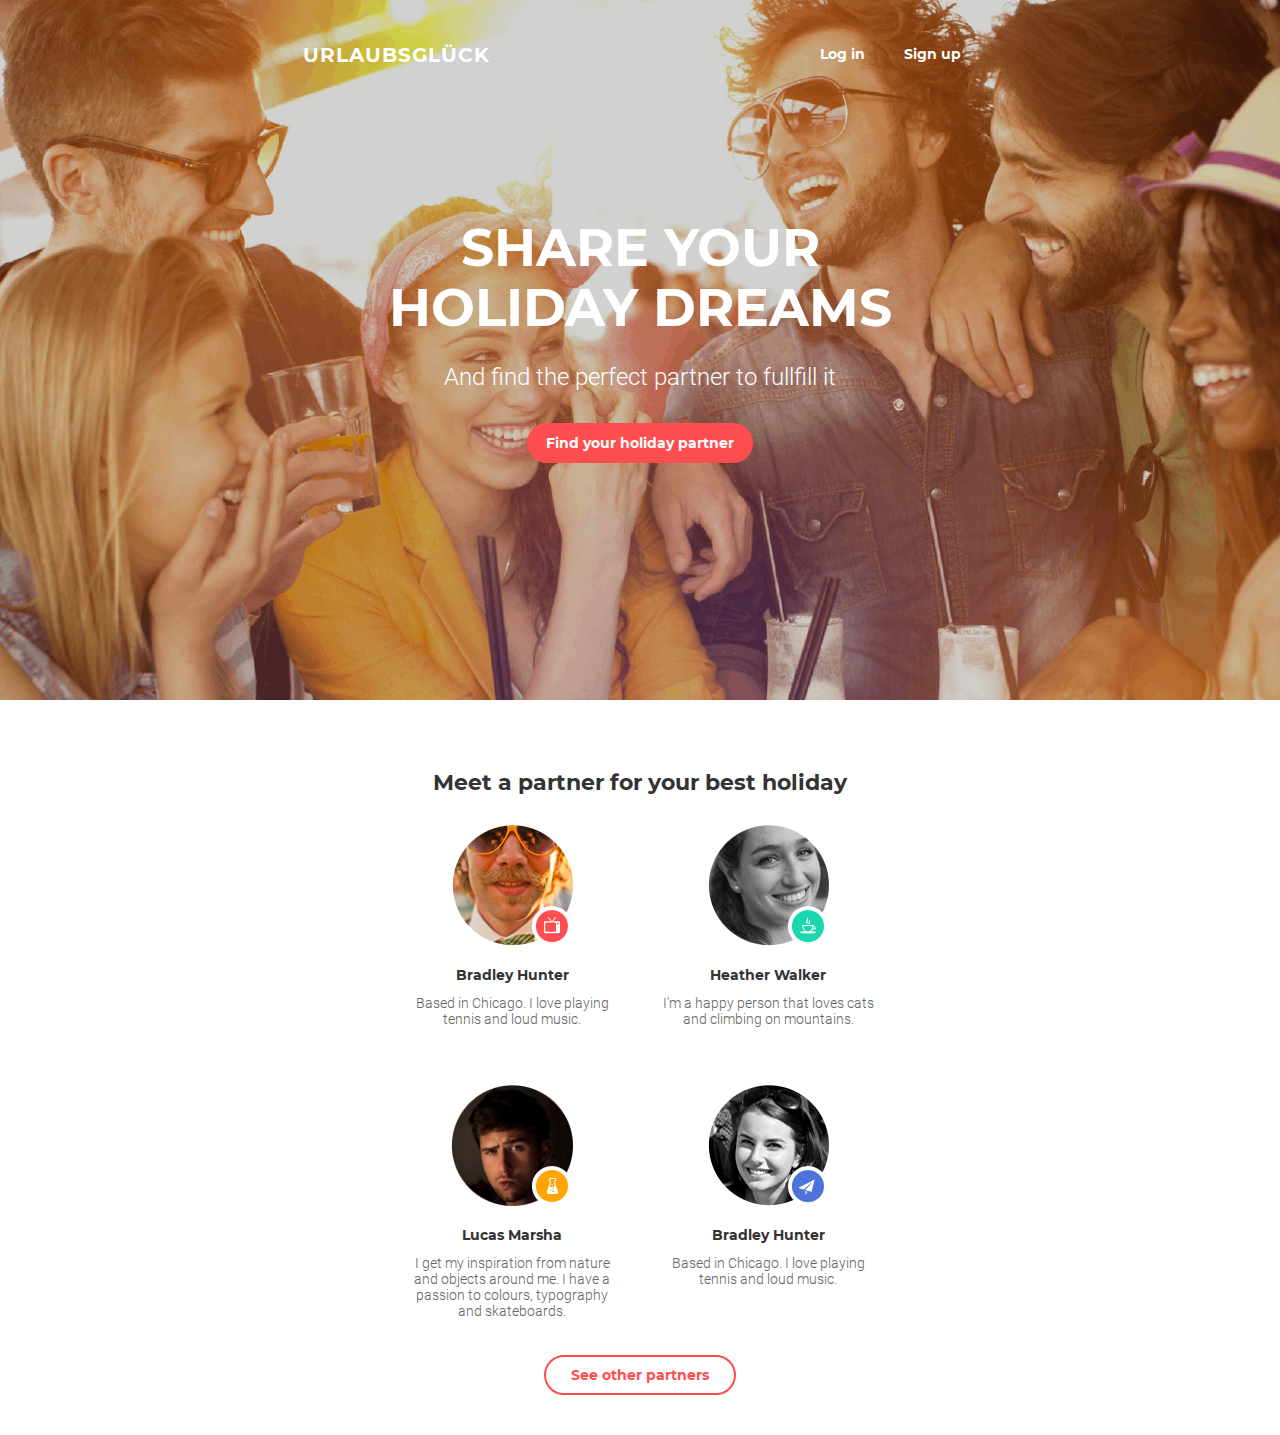
<file: html-css/module-08/index.html>
<!DOCTYPE html>
<html lang="en">

<head>
    <meta charset="UTF-8">
    <meta name="viewport" content="width=device-width, initial-scale=1.0">
    <meta http-equiv="X-UA-Compatible" content="ie=edge">
    <title>homework-08</title>
    <link rel="stylesheet" href="./css/normalize.css">
    <link rel="stylesheet" href="./css/styles.css">
</head>

<body>
    <header class="page-header background">
        <nav class="page-nav container">
            <div class="enter">
                <a href="#" class="enter-link login">Log in</a>
                <a href="#" class="enter-link signup">Sign up</a>
            </div>
            <h1 class="site-logo"><a href="#" class="logo">Urlaubsgl&#220;ck</a></h1>
        </nav>
        <section class="promo container">
            <h2 class="promo-title">Share your holiday dreams</h2>
            <p class="promo-subtitle">And find the perfect partner to fullfill it</p>
            <button class="promo-btn">Find your holiday partner</button>
        </section>
    </header>
    <main class="page-content">
        <section class="partner container">
            <h2 class="partner-title">Meet a partner for your best holiday</h2>
            <ul class="partner-list">
                <li class="partner-item">
                    <div class="img-wrapper partner1">
                        <img src="./img/partner1.png" alt="partner photo" class="partner-img" width="121" height="121">
                    </div>
                    <h3 class="partner-name">Bradley Hunter</h3>
                    <p class="partner-description">Based in Chicago. I love playing tennis and loud music.</p>
                </li>
                <li class="partner-item">
                    <div class="img-wrapper partner2">
                        <img src="./img/partner2.png" alt="partner photo" class="partner-img" width="122" height="121">
                    </div>
                    <h3 class="partner-name">Lucas Marsha</h3>
                    <p class="partner-description">I get my inspiration from nature and objects around me. I have a
                        passion
                        to colours, typography and skateboards.</p>
                </li>
                <li class="partner-item">
                    <div class="img-wrapper partner3">
                        <img src="./img/partner3.png" alt="partner photo" class="partner-img" width="121" height="121">
                    </div>
                    <h3 class="partner-name">Heather Walker</h3>
                    <p class="partner-description">I'm a happy person that loves cats and climbing on mountains.</p>
                </li>
                <li class="partner-item">
                    <div class="img-wrapper partner4">
                        <img src="./img/partner4.png" alt="partner photo" class="partner-img" width="121" height="121">
                    </div>
                    <h3 class="partner-name">Bradley Hunter</h3>
                    <p class="partner-description">Based in Chicago. I love playing tennis and loud music.</p>
                </li>
            </ul>
            <button class="partner-btn">See other partners</button>
        </section>
    </main>

</body>

</html>
</file>
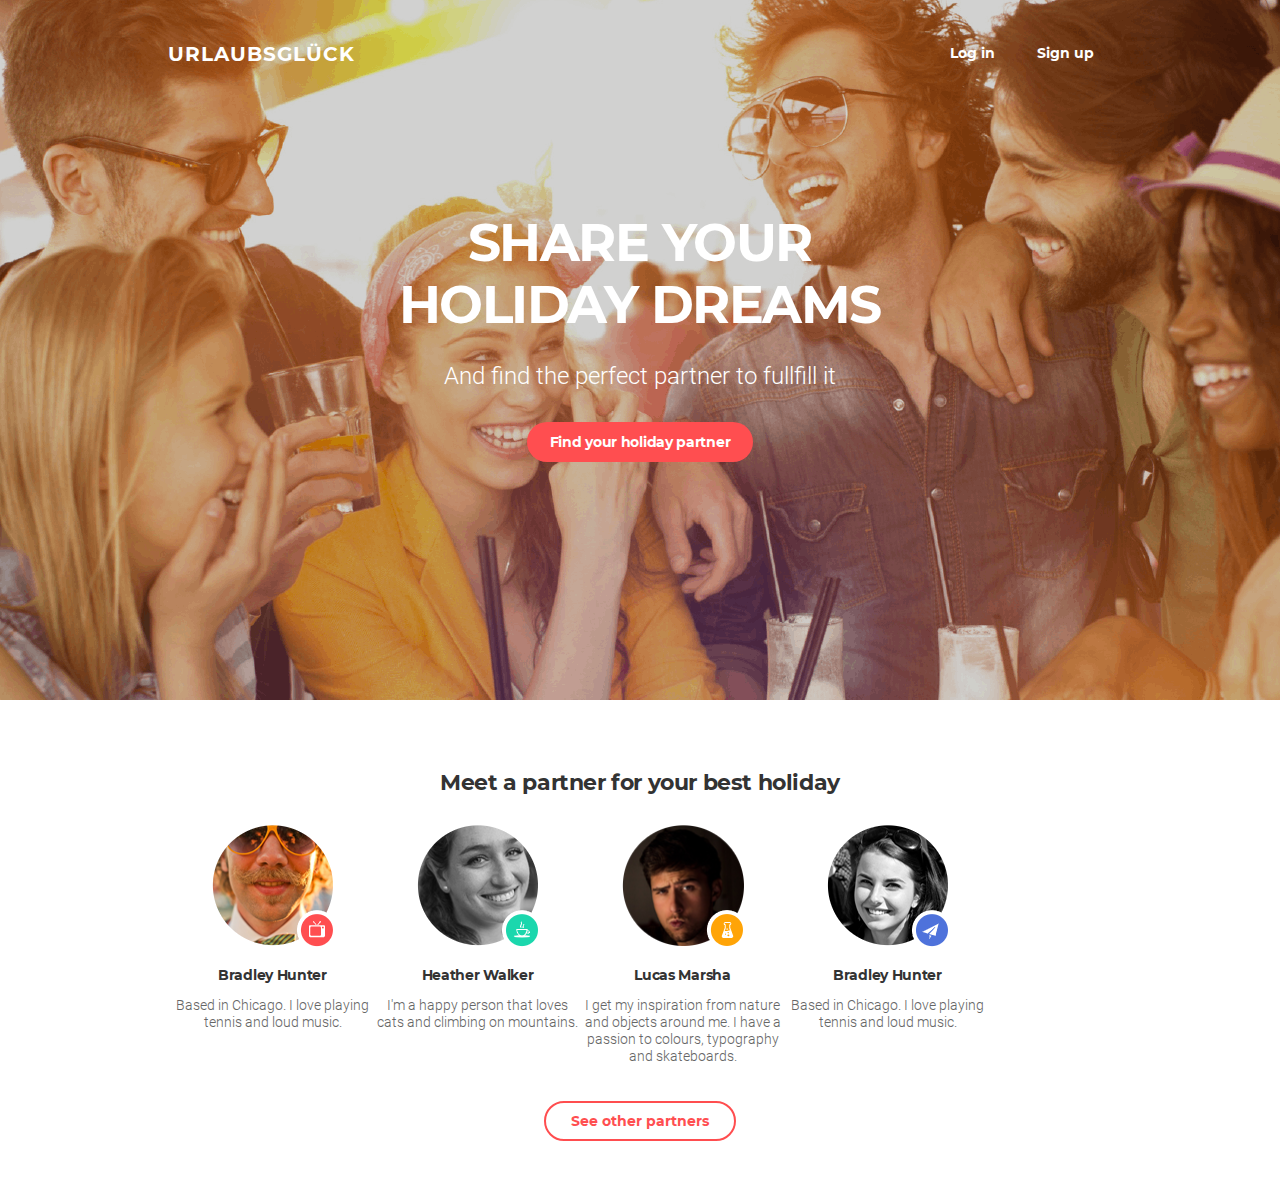
<file: html-css/module-09/index.html>
<!DOCTYPE html>
<html lang="en">

<head>
    <meta charset="UTF-8">
    <meta name="viewport" content="width=device-width, initial-scale=1.0">
    <meta http-equiv="X-UA-Compatible" content="ie=edge">
    <title>homework-09</title>
    <link rel="stylesheet" href="./css/normalize.css">
    <link rel="stylesheet" href="./css/bootstrap-grid.css">
    <link rel="stylesheet" href="./css/styles.css">
</head>

<body>
    <header class="background">
        <div class="container">
            <div class="row flex-md-row-reverse justify-content-md-between nav-row align-items-md-center justify-content-lg-between align-items-lg-center">
                <div class="col-12 col-md-4 col-lg-3 enter">
                        <a href="#" class="enter-link login">Log in</a>
                        <a href="#" class="enter-link signup">Sign up</a>
                </div>
                <div class="col-12 col-md-4 col-lg-3">
                    <h1 class="site-logo"><a href="#" class="logo">Urlaubsgl&#220;ck</a></h1>
                </div>
            </div>
            <div class="row justify-content-md-center">
                <div class="col-12 col-md-8 col-lg-6">
                    <h2 class="promo-title">Share your holiday dreams</h2>
                    <p class="promo-subtitle">And find the perfect partner to fullfill it</p>
                    <button class="promo-btn">Find your holiday partner</button>
                </div>
            </div>
        </div>
    </header>
    <main class="page-content">
        <section class="partner container">
            <div class="row justify-content-md-center">
                <div class="col-12 col-md-8">
                    <h2 class="partner-title">Meet a partner for your best holiday</h2>
                </div>
            </div>
            <div class="row justify-content-md-center">
                <div class="col-12 col-md-8 col-lg-12">
            <ul class="partner-list row">
                <li class="partner-item col-12 col-md-6 col-lg-3">
                    <div class="img-wrapper partner1">
                        <img src="./img/partner1.png" alt="partner photo" class="partner-img" width="121" height="121">
                    </div>
                    <h3 class="partner-name">Bradley Hunter</h3>
                    <p class="partner-description">Based in Chicago. I love playing tennis and loud music.</p>
                </li>
                <li class="partner-item col-12 col-md-6 col-lg-3">
                    <div class="img-wrapper partner2">
                        <img src="./img/partner2.png" alt="partner photo" class="partner-img" width="122" height="121">
                    </div>
                    <h3 class="partner-name">Lucas Marsha</h3>
                    <p class="partner-description">I get my inspiration from nature and objects around me. I have a
                        passion
                        to colours, typography and skateboards.</p>
                </li>
                <li class="partner-item col-12 col-md-6 col-lg-3">
                    <div class="img-wrapper partner3">
                        <img src="./img/partner3.png" alt="partner photo" class="partner-img" width="121" height="121">
                    </div>
                    <h3 class="partner-name">Heather Walker</h3>
                    <p class="partner-description">I'm a happy person that loves cats and climbing on mountains.</p>
                </li>
                <li class="partner-item col-12 col-md-6 col-lg-3">
                    <div class="img-wrapper partner4">
                        <img src="./img/partner4.png" alt="partner photo" class="partner-img" width="121" height="121">
                    </div>
                    <h3 class="partner-name">Bradley Hunter</h3>
                    <p class="partner-description">Based in Chicago. I love playing tennis and loud music.</p>
                </li>
            </ul>
        </div>
    </div>
            <div class="row justify-content-md-center">
                <div class="col-12 col-md-4 col-lg-4">
                    <button class="partner-btn">See other partners</button>
                </div>
            </div>
        </section>
    </main>

</body>

</html>
</file>
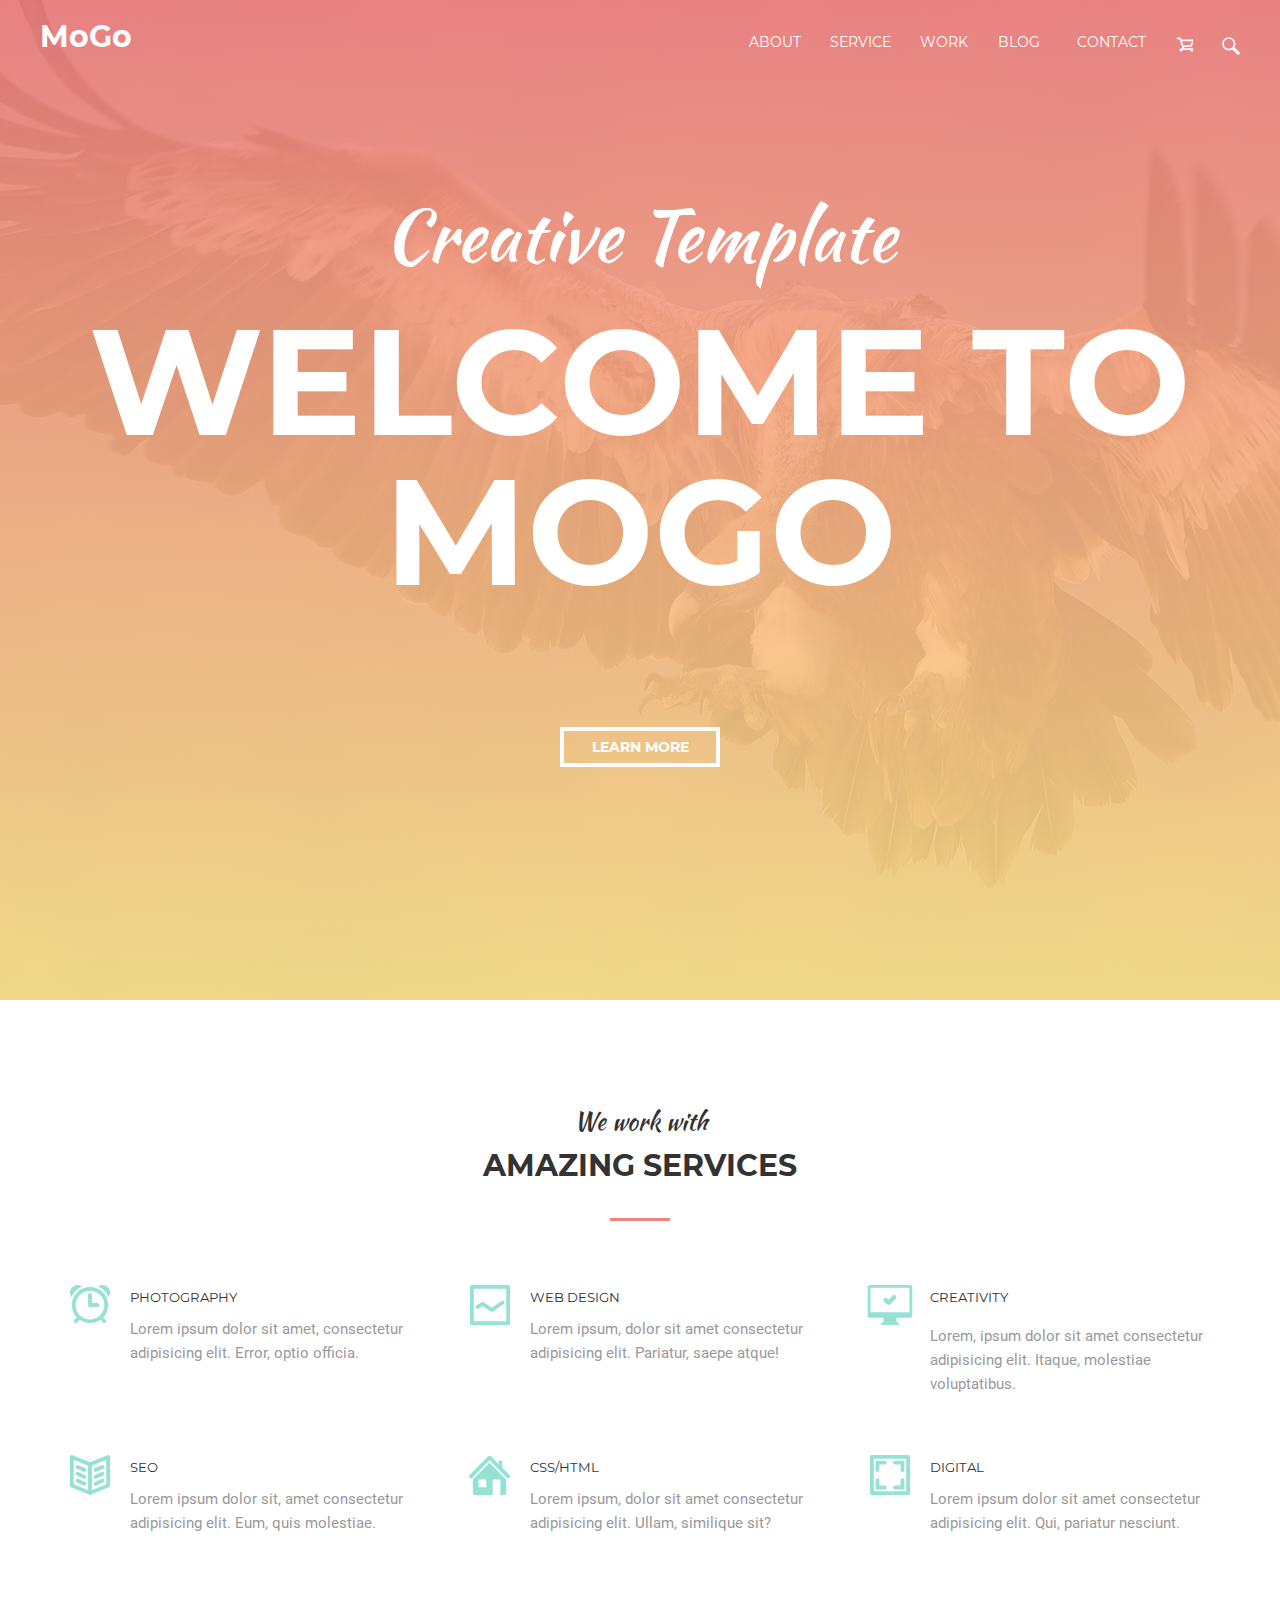
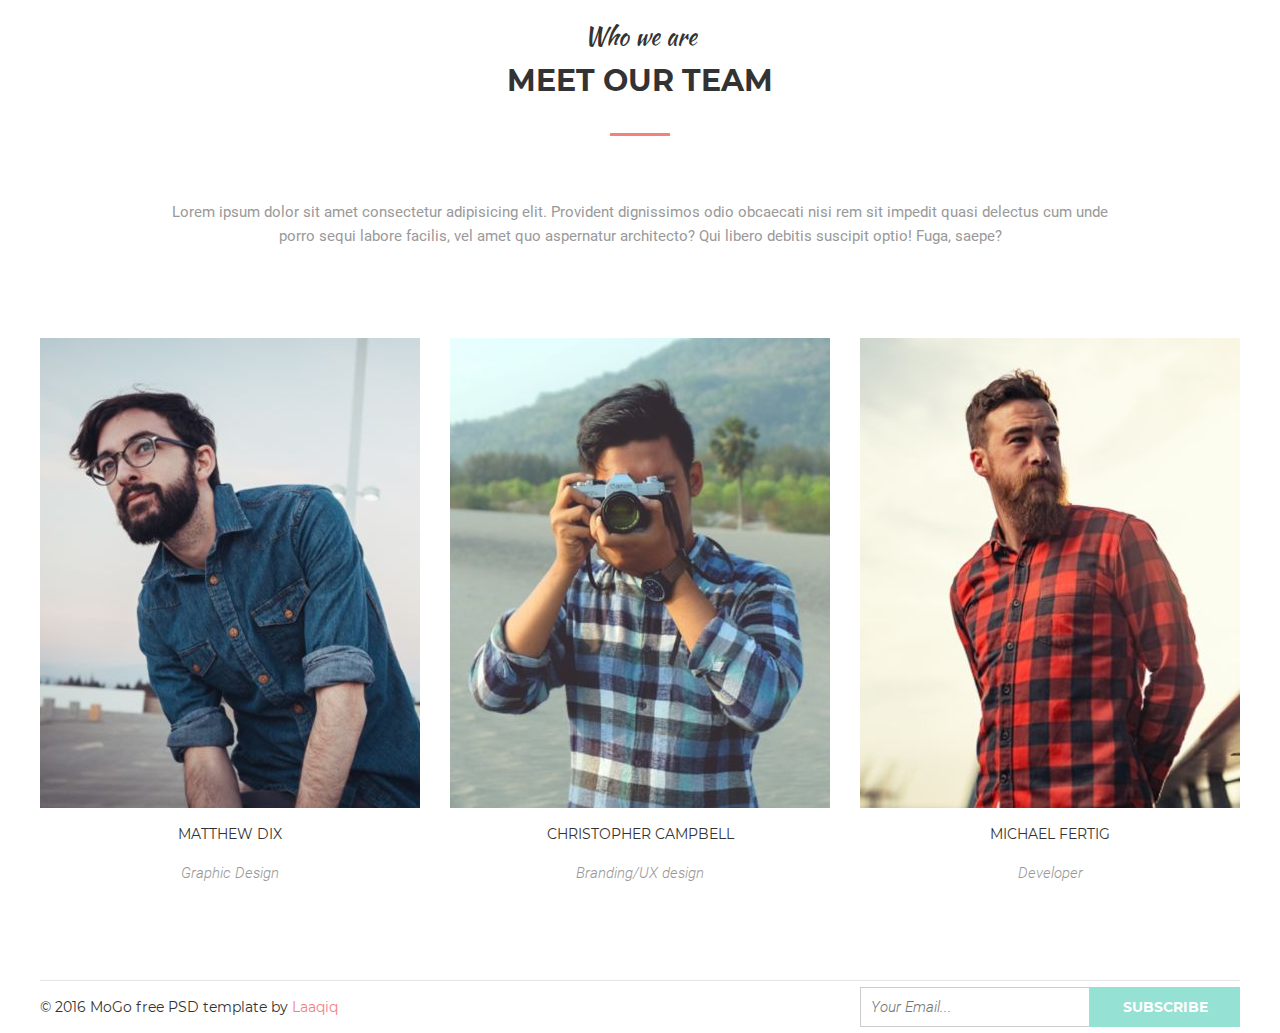
<file: html-css/module-10/index.html>
<!DOCTYPE html>
<html lang="en">

<head>
    <meta charset="UTF-8">
    <meta name="viewport" content="width=device-width, initial-scale=1.0">
    <meta http-equiv="X-UA-Compatible" content="ie=edge">
    <link rel="stylesheet" href="./css/normalize.css">
    <link rel="stylesheet" href="./css/style.css">
    <title>homework-10</title>
</head>

<body>
    <header class="site-header background">
        <nav class="site-nav container">
            <h1 class="site-title">
                <a href="" class="logo">MoGo</a>
            </h1>
            <ul class="list site-navigation">
                <li class="site-navigation__item"><a href="#" class="site-navigation__link">About</a></li>
                <li class="site-navigation__item"><a href="#" class="site-navigation__link">Service</a></li>
                <li class="site-navigation__item"><a href="#" class="site-navigation__link">Work</a></li>
                <li class="site-navigation__item"><a href="#" class="site-navigation__link">Blog</a></li>
                <li class="site-navigation__item"><a href="#" class="site-navigation__link">Contact</a></li>
                <li class="site-navigation__item"><a href="#" class="site-navigation__link">
                    <svg>
                        <use href="./img/icons/symbol-defs.svg#icon-cart"></use>
                    </svg></a></li>
                <li class="site-navigation__item"><a href="#" class="site-navigation__link">
                    <svg >
                        <use href="./img/icons/symbol-defs.svg#icon-search"></use>
                    </svg></a></li>
            </ul>
        </nav>
        <section class="welcome container">
            <p class="pretitle pretitle--welcome">Creative Template</p>
            <h2 class="title title--welcome">Welcome to MoGo</h2>
            <button class="btn-welcome">Learn more</button>
        </section>
    </header>

    <main class="page-content">
        <section class="services container">
            <p class="pretitle pretitle--section">We work with</p>
            <h2 class="title title--section">Amazing Services</h2>
            <ul class="list services__list">
                <li class="services__item">
                    <h3 class="services__item-title item-1">Photography</h3>
                    <p class="services__item-description">Lorem ipsum dolor sit amet, consectetur adipisicing elit.
                        Error, optio officia.</p>
                </li>
                <li class="services__item">
                    <h3 class="services__item-title item-2">Web Design</h3>
                    <p class="services__item-description">Lorem ipsum, dolor sit amet consectetur adipisicing elit.
                        Pariatur, saepe atque!</p>
                </li>
                <li class="services__item">
                    <h3 class="services__item-title  item-3">Creativity</h3>
                    <p class="services____tem-description">Lorem, ipsum dolor sit amet consectetur adipisicing elit.
                        Itaque, molestiae voluptatibus.</p>
                </li>
                <li class="services__item">
                    <h3 class="services__item-title item-4">SEO</h3>
                    <p class="services__item-description">Lorem ipsum dolor sit, amet consectetur adipisicing elit. Eum,
                        quis molestiae.</p>
                </li>
                <li class="services__item">
                    <h3 class="services__item-title item-5">CSS/HTML</h3>
                    <p class="services__item-description">Lorem ipsum, dolor sit amet consectetur adipisicing elit.
                        Ullam, similique sit?</p>
                </li>
                <li class="services__item">
                    <h3 class="services__item-title item-6">Digital</h3>
                    <p class="services__item-description">Lorem ipsum dolor sit amet consectetur adipisicing elit. Qui,
                        pariatur nesciunt.</p>
                </li>
            </ul>
        </section>

        <section class="team container">
            <p class="pretitle pretitle--section">Who we are</p>
            <h2 class="title title--section">Meet our team</h2>
            <p class="team__description">Lorem ipsum dolor sit amet consectetur adipisicing elit. Provident dignissimos
                odio obcaecati nisi rem sit impedit quasi delectus cum unde porro sequi labore facilis, vel amet quo
                aspernatur architecto? Qui libero debitis suscipit optio! Fuga, saepe?</p>
            <ul class="list team__list">
                <li class="team__item">
                    <div class="team__img--background">
                        <img class="team__img"
                        srcset="./img/member-1.jpg 380w, ./img/member-1@2x.jpg 760w"
                        sizes="380px"
                        src="./img/member-1.png" 
                        alt="team member photo" 
                        height="470">
                    </div>
                    <h3 class="team__item-name">Matthew Dix</h3>
                    <p class="team__item-position">Graphic Design</p>
                    <div class="overlay">
                        <ul class=" list social__list">
                            <li class="social__item social__item--facebook"><a href="#" class="social__link">
                                <svg>
                                    <use href="./img/icons/symbol-defs.svg#icon-facebook">
                                    </use>
                                </svg>
                            </a></li>
                            <li class="social__item social__item--twitter"><a href="#" class="social__link"><svg>
                                <use href="./img/icons/symbol-defs.svg#icon-twitter">
                                </use>
                            </svg></a></li>
                            <li class="social__item social__item--pinterest"><a href="#" class="social__link"><svg>
                                <use href="./img/icons/symbol-defs.svg#icon-pinterest">
                                </use>
                            </svg></a></li>
                            <li class="social__item social__item--instagram"><a href="#" class="social__link"><svg>
                                <use href="./img/icons/symbol-defs.svg#icon-instagram">
                                </use>
                            </svg></a></li>
                        </ul>
                    </div>
                </li>
                <li class="team__item">
                    <div class="team__img--background">
                            <img class="team__img"
                            srcset="./img/member-2.jpg 380w, ./img/member-2@2x.jpg 760w"
                            sizes="380px"
                            src="./img/member-2.png" 
                            alt="team member photo" 
                            height="470">
                    </div>
                    <h3 class="team__item-name">Christopher Campbell</h3>
                    <p class="team__item-position">Branding/UX design</p>
                    <div class="overlay">
                        <ul class="list social__list">
                            <li class="social__item social__item--facebook"><a href="#" class="social__link">
                                <svg>
                                    <use href="./img/icons/symbol-defs.svg#icon-facebook">
                                    </use>
                                </svg>
                            </a></li>
                            <li class="social__item social__item--twitter"><a href="#" class="social__link"><svg>
                                <use href="./img/icons/symbol-defs.svg#icon-twitter">
                                </use>
                            </svg></a></li>
                            <li class="social__item social__item--pinterest"><a href="#" class="social__link"><svg>
                                <use href="./img/icons/symbol-defs.svg#icon-pinterest">
                                </use>
                            </svg></a></li>
                            <li class="social__item social__item--instagram"><a href="#" class="social__link"><svg>
                                <use href="./img/icons/symbol-defs.svg#icon-instagram">
                                </use>
                            </svg></a></li>
                        </ul>
                    </div>
                </li>
                <li class="team__item">
                    <div class="team__img--background">
                            <img class="team__img"
                            srcset="./img/member-3.jpg 380w, ./img/member-3@2x.jpg 760w"
                            sizes="380px"
                            src="./img/member-3.png" 
                            alt="team member photo" 
                            height="470">
                    </div>
                    <h3 class="team__item-name">Michael Fertig</h3>
                    <p class="team__item-position">Developer</p>
                    <div class="overlay">
                        <ul class="list social__list">
                            <li class="social__item social__item--facebook"><a href="#" class="social__link">
                                <svg>
                                    <use href="./img/icons/symbol-defs.svg#icon-facebook">
                                    </use>
                                </svg>
                            </a></li>
                            <li class="social__item social__item--twitter"><a href="#" class="social__link"><svg>
                                <use href="./img/icons/symbol-defs.svg#icon-twitter">
                                </use>
                            </svg></a></li>
                            <li class="social__item social__item--pinterest"><a href="#" class="social__link"><svg>
                                <use href="./img/icons/symbol-defs.svg#icon-pinterest">
                                </use>
                            </svg></a></li>
                            <li class="social__item social__item--instagram"><a href="#" class="social__link"><svg>
                                <use href="./img/icons/symbol-defs.svg#icon-instagram">
                                </use>
                            </svg></a></li>
                        </ul>
                    </div>
                </li>
            </ul>
        </section>
    </main>

    <footer class="site-footer container">
        <p class="signation" >&#169; 2016 MoGo free PSD template by <span class="signation-color">Laaqiq</span></p>
        <form class="email-submit" action="#">
            <input class="email" type="email" placeholder="Your Email...">
            <input class="submit" type="submit" value="subscribe">
        </form>
    </footer>
</body>

</html>
</file>
<file: html-css/module-03/css/style.css>
/* general */
html {
    box-sizing: border-box;
}

*,
*::before,
*::after {
    box-sizing: inherit;
}

img {
    display: block;
    max-width: 100%;
    width: auto;
}

.container {
    width: 900px;
    margin: 0 auto;
}

body{
    font-family: 'Playfair Display', 'Arial', serif;
    color: rgb(98, 98, 98);
    font-size: 14px;
    line-height: 24px;
}
/* header */


.main-nav {
    padding: 70px 0;
    margin-bottom: 26px;}

.main-menu-navigation{
    list-style: none;
    margin: 0;
    padding: 0;
    text-align: center;
}

.main-menu-navigation li {
    display: inline-block;
}

.main-menu-navigation li:not(:last-child) {
    margin-right: 108px;
}

.main-menu-navigation a{
    color: rgb(98, 98, 98);
    text-transform: uppercase;
    text-decoration: none;
    }

.main-menu-navigation a:hover,
.main-menu-navigation a:focus{
    color: rgb(3, 169, 244);
    }

/* main */

.main-content {
    margin-bottom: 50px;
}

.page-list {
    list-style: none;
    margin: 0;
    padding: 0;
    font-size: 0;
}

.page-item {
    width: 420px;
    display: inline-block;
    margin-bottom: 130px;
}

.page-item:not(:nth-child(2n)) {
    margin-right: 60px;
}

.page-item:nth-last-child(-n + 2) {
    margin-bottom: 0;
}

.item-identification{
    font-family: 'Ubuntu', sans-serif;
    font-size: 14px;
    text-transform: uppercase;
    color: rgb(199, 193, 182);
    line-height: 17px;
    margin-top: 30px;
    margin-bottom: 24px;
}

.item-heading{
    font-size: 30px;
    line-height: 36px;
    margin-bottom: 30px;
}

.item-text {
    font-size: 14px;
}

.item-text li:not(:+ n - 2)

.additional-navigation {
    font-size: 20px;
    line-height: 24px;
}

.button {
    font-size: 20px;
    line-height: 24px;
    padding: 18px 32px;
    box-sizing: border-box;
    border: 1px solid rgb(98, 98, 98);
    background-color: #fff;
    cursor: pointer;
    margin: 0 auto 70px auto;
    display: block;
}

.visually-hidden:not(:focus):not(:active),
input[type="checkbox"].visually-hidden,
input[type="radio"].visually-hidden {
    position: absolute;
    
    width: 1px;
    height: 1px;
    margin: -1px;
    border: 0;
    padding: 0;

    white-space: nowrap;

    clip-path: insert(100%);
    clip: rect(0 0 0 0);
    overflow: hidden;
}
</file>
<file: html-css/module-04/css/styles.css>
html {
    box-sizing: border-box;
}

*,
*::before,
*::after {
    box-sizing: inherit;
}

img {
    display: block;
    max-width: 100%;
    height: auto;
}

.clearfix::after {
    display: table;
    content:'';
    clear: both;
}

.container {
    width: 1110px;
    margin: 0 auto;
}

body {
    font-family: 'Open Sans', 'Arial', sans-serif;
    font-size: 14px;
    line-height: 26px;
    color: #555252;
    font-weight: 400;
}

.page-header {
    margin-bottom: 122px;
}

.page-nav {
    padding-top: 36px;
}

.site-header {
    float: left;
    margin: 0;
}

.logo {
    font-size: 30px;
    line-height: 32px;
    color: #555252;
    font-family: "Roboto", 'Arial, sans-serif';
    font-weight: 300;
    text-transform: uppercase;
    text-decoration: none;
    display: inline-block;
    }

.logo::first-letter {
    color:#1abc9c;
    font-weight: 900;
}

.site-menu {
    list-style: none;
    line-height: 11px;
    font-weight: 700;    
    text-transform: uppercase;
    width: 470px;
    margin: 0;
    padding: 0;
    padding-top: 11px;
    float: right;
}

.site-menu-item {
    float: left;
}

.site-menu-item:not(:last-child) {
    margin-right: 28px;}

.site-menu a {
    color: #0f0101;
    text-decoration: none;
}

.site-menu a:hover,
.site-menu a:focus {
    color: #1abc9c;
}

.products {
    margin-bottom: 108px;
}

.section-heading {
    font-size: 48px;
    line-height: 32px;
    color: #515151;
    font-family: "Roboto", "Arial", sans-serif;
    font-weight: 900;
    text-transform: uppercase;
    margin: 0;
    padding: 0;
    margin-bottom: 92px;    
    text-align: center;
}

.section-heading::after {
    display: block;
    width: 164px;
    height: 7px;
    background-color: #1abc9c;
    content: '';
    margin: 0 auto;
    margin-top: 34px;
}

.products-list {
    list-style: none;
    margin: 0;
    padding: 0;
}

.products-item {
    float: left;
}

.products-item:not(:nth-child(4n)) {
    margin-right: 30px;
}

.products-item:not(:nth-last-child(-n + 4)) {
    margin-bottom: 30px;
}

.products-item:hover .name {
    background-color: #1abc9c;
}

.products-item:hover .price {
    background-color: #7fd9c7;
}

.products-item button {
    font-size: 18px;
    line-height: 32px;
    color: #ffffff;
    font-family: "Roboto", "Arial", sans-serif;
    font-weight: 900;
    text-transform: uppercase;
    min-height: 40px;
    float: left;
    border: none;
}

.name {
    background-color:#323232;
    width: 200px;
    padding-left: 10px;
    padding-right: 0;
    text-align: unset;
}

.price {
    background-color: #8c8c8c;
    width: 55px;
}

.news {
    margin-bottom: 45px;
}

.news-list {
    list-style: none;
    padding: 0;
    margin: 0;
}

.news-item{
    float: left;
    width: 350px;
}

.news-item:not(:last-child) {
    margin-right: 30px;
}

.news-item a {
    display: inline-block;
    margin-bottom: 10px;
}

.news-item h3 {
    font-size: 18px;
    font-weight: 600;
    margin: 0;
    padding: 0;
    margin-bottom: 24px;
}

.news-item h3::after {
    display: block;
    width: 136px;
    height: 3px;
    background-color: #1abc9c;
    content: '';
    margin-top: 12px;
}

.news-item button {
    font-size: 16px;
    line-height: 26px;
    color: #ffffff;
    font-family: "Open Sans", "Arial", sans-serif;
    font-weight: 300;
    background-color: #1abc9c;
    width: 160px;
    min-height: 50px;
    border-radius: 3px;
    border: none;
}
</file>
<file: html-css/module-05/css/style.css>
html {
    box-sizing: border-box;
}

*,
*::before,
*::after {
    box-sizing: inherit;
}

img {
    display: block;
    max-width: 100%;
    height: auto;
}

.clearfix::after {
    display: table;
    content:'';
    clear: both;
}

.container {
    width: 1110px;
    margin: 0 auto;
}

body {
    font-family: 'Open Sans', 'Arial', sans-serif;
    font-size: 14px;
    line-height: 26px;
    color: #555252;
    font-weight: 400;
}

.page-nav {
    padding-top: 36px;
    padding-bottom: 30px;
}

.site-header {
    float: left;
    margin: 0;
}

.logo {
    font-size: 30px;
    line-height: 32px;
    color: #555252;
    font-family: "Roboto", 'Arial, sans-serif';
    font-weight: 300;
    text-transform: uppercase;
    text-decoration: none;
    display: inline-block;
    }

.logo::first-letter {
    color:#1abc9c;
    font-weight: 900;
}

.site-menu {
    list-style: none;
    line-height: 11px;
    font-weight: 700;    
    text-transform: uppercase;
    width: 470px;
    margin: 0;
    padding: 0;
    padding-top: 11px;
    float: right;
}

.site-menu-item {
    float: left;
}

.site-menu-item:not(:last-child) {
    margin-right: 28px;}

.site-menu a {
    color: #0f0101;
    text-decoration: none;
}

.site-menu a:hover,
.site-menu a:focus {
    color: #1abc9c;
}

.slider {
    min-height: 600px;
    background-image: linear-gradient(
        to right, 
        rgba(0,0,0,0.52), 
        rgba(0,0,0,0.52)
        ),
        url('../img/slide4.png');
    background-repeat: no-repeat;
    background-size: cover;
    background-position: center;
}

.slider-content {
    position: relative;
    min-height: 600px;
}

.slider-btn {
    position: absolute;
    top: 224px;
    background-color: #1abc9c;
    width: 104px;
    height: 104px;
    border: none;
    background-repeat: no-repeat;
    background-position: center;
    cursor: pointer;
}

.slider-btn:first-child {
    background-image: url("../img/slider-left.png");
    left: 0;
}

.slider-btn:last-child {
    background-image: url("../img/slider-right.png");
    right: 0;
}
.slide-title {
    font-size: 60px;
    line-height: 82px;
    color: #ffffff;
    font-family: "Roboto", "Arial", sans-serif;
    font-weight: 900;
    text-transform: uppercase;
    position: absolute;
    top: 200px;
    left: 182px;
    margin: 0;
    padding: 0;
}

.slide-menu {
    margin: 0;
    padding: 0;
    list-style: none;
    position: absolute;
    top: 274px;
    left: 182px;
    
}

.slide-menu-item {
    float: left;
}

.slide-menu-item a:hover,
.slide-menu-item a:focus {
    color: #1abc9c;
}


.slide-menu-item a{
    font-family: "Roboto", "Arial", sans-serif;
    color: #ffffff;
    font-size: 24px;
    line-height: 54px;
    font-weight: 300;
    text-decoration: none;
    text-transform: uppercase;
}

.collection {
    background-color: #e9f0fd;
    padding-top: 100px;
    padding-bottom: 100px;
}

.section-title {
    font-size: 48px;
    line-height: 32px;
    color: #515151;
    font-family: "Roboto", "Arial", sans-serif;
    font-weight: 900;
    text-transform: uppercase;
    margin: 0;
    padding: 0;
    margin-bottom: 80px;    
    text-align: center;
}

.section-title::after {
    display: block;
    width: 164px;
    height: 7px;
    background-color: #1abc9c;
    content: '';
    margin: 0 auto;
    margin-top: 34px;
}

.collection-list {
    list-style: none;
    margin: 0;
    padding: 0;
}

.collection-item {
    float: left;
    position: relative;
}

.collection-item:not(:last-child) {
    margin-right: 30px;
}

.collection-item:hover .name {
    background-color: #1abc9c;
}

.collection-item:hover .price {
    background-color: #7fd9c7;
}

.collection-button {
    font-size: 18px;
    line-height: 32px;
    color: #ffffff;
    font-family: "Roboto", "Arial", sans-serif;
    font-weight: 900;
    text-transform: uppercase;
    min-height: 40px;
    float: left;
    border: none;
    cursor: pointer;
}

.name {
    background-color:#323232;
    width: 200px;
    padding-left: 10px;
    padding-right: 0;
    text-align: unset;
}

.price {
    background-color: #8c8c8c;
    width: 55px;
}

.collection-item:hover .collection-overlay {
    opacity: 1;
    visibility: visible;
}

.collection-overlay {
    position: absolute;
    top: 10px;
    left: 10px;
    width: 235px;
    height: 262px;
    background-color:rgba(0,0,0,0.52);
    background-clip: padding-box;
    opacity: 0;
    visibility: hidden;
}

.collection-overlay-content {
    width: 166px;
    height: 107px;
    position: absolute;
    top: 50%;
    left: 50%;
    transform: translate(-50%, -50%);
}

.overlay-list {
    margin: 0;
    padding: 0;
    list-style: none;
}

.overlay-item {
    float: left;
}

.overlay-item:nth-child(-n + 2) {
    margin-right: 8px;
}

.overlay-btn {
    width: 50px;
    height: 50px;
    border: solid 1px #fff;
    background-color: transparent;
    background-repeat: no-repeat;
    background-position: center;
    cursor: pointer;
}

.overlay-btn:hover {
    background-color: #1abc9c;
}

.wish-list {
    background-image: url('../img/heart.png');
}

.share {
    background-image: url('../img/arrows.png');
}

.reserve {
    background-image: url('../img/clock.png');
}

.cart {
    width: 166px;
    padding: 0;
    background-color: #323232;
    font-size: 14px;
    line-height: 32px;
    color: #ffffff;
    font-family: "Open Sans", "Arial", sans-serif;
    font-weight: 400;
    text-align: center;
    text-transform: uppercase;
}

.cart-img {
    float: left;
    margin-left: 9px;
}

.cart-text {
    float: right;
    margin-right: 17px;
}

.page-footer {
    background-color: #323232;
}
.footer-text {
    margin: 0;
    padding-top: 30px;
    padding-bottom: 30px;
    font-size: 16px;
    line-height: 28px;
    color: #fefefe;
    font-family: "Open Sans", "Arial, sans-serif";
    font-weight: 400;
    text-align: center;
}

.color {
    color: #1abc9c;
}
</file>
<file: html-css/module-06/css/style.css>
html {
    box-sizing: border-box;
}

*,
*::before,
*::after {
    box-sizing: inherit;
}

img {
    display: block;
    max-width: 100%;
    height: auto;
}

.visually-hidden:not(:focus):not(:active),
input[type="checkbox"].visually-hidden,
input[type="radio"].visually-hidden {
    position: absolute;
    
    width: 1px;
    height: 1px;
    margin: -1px;
    border: 0;
    padding: 0;

    white-space: nowrap;

    clip-path: insert(100%);
    clip: rect(0 0 0 0);
    overflow: hidden;
}

.container {
    width: 1200px;
    margin: 0 auto;
}

body {
    font-size: 15px;
    line-height: 24px;
    color: #999999;
    font-family: "Roboto", "Arial", sans-serif;
    font-weight: 400;
}

.site-header {
    margin-top: 25px; 
    margin-bottom: 110px;
    min-height: 45px;
}


.site-nav {
    display: flex;
    justify-content: space-between;
    align-items: baseline;
}

.site-title {
    margin: 0;
    padding: 0;
} 

.logo {
    font-size: 30px; 
    line-height: auto;
    color: #95e1d3;
    font-family: "Montserrat";
    font-weight: 700;
    text-decoration: none;
}

.site-menu {
    display: flex;
    justify-content: space-between;
    width: 491px;
    list-style: none;
    margin: 0;
    padding: 0;
}

.site-link {
    font-size: 14px;
    line-height: auto;
    color: #95e1d3;
    font-family: "Montserrat", "Arial", sans-serif;
    font-weight: 400;
    text-align: center;
    text-decoration: none;
    text-transform: uppercase;
    transition: color 0.2s linear;
}

.site-link:hover,
.site-link:focus {
    color: #f38181;
}

.site-item::after {
    display: block;
    content: '';
    width: 50px;
    height: 3px;
    background-color: transparent;
    margin: 0 auto;
    margin-top: 12;
    transition: background-color 0.2s linear;
}

.site-item:hover::after {
    background-color: #f38181;
}

.services {
    padding: 0 10px;
    margin-bottom: 90px;
}

.section-pretitle {
    font-size: 24px;
    line-height: auto;
    color: #333333;
    font-family: "Kaushan Script";
    font-weight: 400;
    text-align: center;
    margin: 0;
    padding: 0;
    margin-bottom: 20px;
}

.section-title {
    font-size: 30px;
    line-height: auto;
    color: #333333;
    font-family: "Montserrat";
    font-weight: 700;
    text-align: center;
    text-transform: uppercase;
    margin: 0;
    padding: 0;
    margin-bottom: 64px;
}

.section-title::after {
    display: block;
    content: '';
    width: 60px;
    height: 3px;
    background-color: #f38181;
    margin: 0 auto;
    margin-top: 40px;
}

.services-list {
    margin: 0;
    padding: 0;
    list-style: none;
    display: flex;
    flex-wrap: wrap;
    justify-content: space-between;
}

.services-item {
    width: 300px;
    margin-left: 80px;
    position: relative;
}

.services-item:not(:nth-last-child(-n + 4)) {
    margin-bottom: 90px;
}

.services-item-title {
    font-size: 14px;
    line-height: auto;
    color: #333333;
    font-family: "Montserrat", "Arial", sans-serif;
    font-weight: normal;
    text-transform: uppercase;
    margin: 0;
    padding: 0;
    margin-bottom: 8px;
}

.services-item-title::before {
    display: block;
    content: '';
    width: 80px;
    height: 40px;
    background-repeat: no-repeat;
    background-position: center;
    position: absolute;
    top: 0;
    left: -80px;
}

.item-1::before {
    background-image: url('../img/icons/ALARM.png');
}

.item-2::before {
    background-image: url('../img/icons/LINEGRAPH.png');
}

.item-3::before {
    background-image: url('../img/icons/COMPUTER.png');
}

.item-4::before {
    background-image: url('../img/icons/BOOK.png');
}

.item-5::before {
    background-image: url('../img/icons/HOME.png');
}

.item-6::before {
    background-image: url('../img/icons/digital.png');
}

.services-item-description {
    margin: 0;
    padding: 0;
}

.team::after {
    display: block;
    content: '';
    width: 1200px;
    height: 1px;
    background-color: #e5e5e5;
    margin-top: 80px;
}

.team-description {
    text-align: center;
    margin: 0;
    padding: 0 120px;
    margin-bottom: 90px;
}

.team-list {
    list-style: none;
    margin: 0;
    padding: 0;
    display: flex;
    justify-content: space-between;
}

.team-item {
    position: relative;
}

.img-background {
    background-color: #95e1d3;
    width: 380px;
    height: 470px;
}

.team-img {
    transition: transform 0.2s linear;
}

.team-item:hover .team-img {
    transform: translate(-10px, -10px);
}

.team-name {
    font-size: 14px;
    line-height: auto;
    color: #333333;
    font-family: "Montserrat", "Arial", sans-serif;
    font-weight: 400;
    text-align: center;
    text-transform: uppercase;
}

.team-position {
    font-weight: 300;
    font-style: italic;
    text-align: center;
}

.social-list {
    list-style: none;
    margin: 0;
    padding: 0;
    display: flex;
}

.social-item {
    margin-right: 1px;
}


.facebook::before {
    background-image: url('../img/socials/facebook.png');
}

.twitter::before {
    background-image: url('../img/socials/twitter.png');
}

.pinterest::before {
    background-image: url('../img/socials/pinterest.png');
}

.instagram::before {
    background-image: url('../img/socials/instagram.png');
}

.social-item::before {
    display: block;
    content: '';
    width: 56px;
    height: 56px;
    background-repeat: no-repeat;
    background-position: center;
    background-color: #fce38a;
    transition: background-color 0.2s linear;
}

.social-item:hover::before {
    background-color: #95e1d3;
}

.overlay {
    background: linear-gradient(to top, #f38181, #fbe389);
    opacity: 0;
    width: 380px;
    height: 470px;
    position: absolute;
    left: -10px;
    top: -10px;
    display: flex;
    justify-content: center;
    align-items: center;
    transition: opacity 0.2s linear;
}

.team-item:hover .overlay {
    opacity: 0.9;
}

.site-footer {
    display: flex;
    justify-content: space-between;
    text-align: center;
    min-width: 62px;
}

.email-submit {
    display: flex;
    justify-content: flex-end;
    align-items: center;
}

.email {
    width: 230px;
    height: 40px;
    border: 1px solid #cccccc;
    color: #cccccc;
    font-weight: 300;
    font-style: italic;
    padding-left: 10px;
}

.submit {
    width: 150px;
    height: 40px;
    border: none;
    background-color: #95e1d3;
    font-size: 14px;
    line-height: auto;
    color: #ffffff;
    font-family: "Montserrat", "Arial", sans-serif;
    font-weight: 700;
    text-align: center;
    text-transform: uppercase;
}

.signation {
    font-size: 14px;
    line-height: auto;
    color: #333333;
    font-family: "Montserrat", "Arial", sans-serif;
    font-weight: 400;
    text-align: center;
}

.signation-color {
    color: #f38181;
}
</file>
<file: html-css/module-07/css/style.css>
html {
    box-sizing: border-box;
}

*,
*::before,
*::after {
    box-sizing: inherit;
}

img {
    display: block;
    max-width: 100%;
    height: auto;
}

/* pinyon-script-regular - latin */
@font-face {
    font-family: 'Pinyon Script';
    font-style: normal;
    font-weight: 400;
    src: local('Pinyon Script'), local('PinyonScript'),
         url('../fonts/pinyon-script-v9-latin-regular.woff2') format('woff2'), /* Chrome 26+, Opera 23+, Firefox 39+ */
         url('../fonts/pinyon-script-v9-latin-regular.woff') format('woff'); /* Chrome 6+, Firefox 3.6+, IE 9+, Safari 5.1+ */
}

/* merriweather-italic - latin */
@font-face {
  font-family: 'Merriweather';
  font-style: italic;
  font-weight: 400;
  src: local('Merriweather Italic'), local('Merriweather-Italic'),
       url('../fonts/merriweather-v21-latin-italic.woff2') format('woff2'), /* Chrome 26+, Opera 23+, Firefox 39+ */
       url('../fonts/merriweather-v21-latin-italic.woff') format('woff'); /* Chrome 6+, Firefox 3.6+, IE 9+, Safari 5.1+ */
}

/* montserrat-regular - latin */
@font-face {
    font-family: 'Montserrat';
    font-style: normal;
    font-weight: 400;
    src: local('Montserrat Regular'), local('Montserrat-Regular'),
         url('../fonts/montserrat-v14-latin-regular.woff2') format('woff2'), /* Chrome 26+, Opera 23+, Firefox 39+ */
         url('../fonts/montserrat-v14-latin-regular.woff') format('woff'); /* Chrome 6+, Firefox 3.6+, IE 9+, Safari 5.1+ */
}

/* montserrat-600 - latin */
  @font-face {
    font-family: 'Montserrat';
    font-style: normal;
    font-weight: 600;
    src: local('Montserrat SemiBold'), local('Montserrat-SemiBold'),
         url('../fonts/montserrat-v14-latin-600.woff2') format('woff2'), /* Chrome 26+, Opera 23+, Firefox 39+ */
         url('../fonts/montserrat-v14-latin-600.woff') format('woff'); /* Chrome 6+, Firefox 3.6+, IE 9+, Safari 5.1+ */
}

/* montserrat-700 - latin */
  @font-face {
    font-family: 'Montserrat';
    font-style: normal;
    font-weight: 700;
    src: local('Montserrat Bold'), local('Montserrat-Bold'),
         url('../fonts/montserrat-v14-latin-700.woff2') format('woff2'), /* Chrome 26+, Opera 23+, Firefox 39+ */
         url('../fonts/montserrat-v14-latin-700.woff') format('woff'); /* Chrome 6+, Firefox 3.6+, IE 9+, Safari 5.1+ */
}

/* roboto-slab-regular - latin */
@font-face {
    font-family: 'Roboto Slab';
    font-style: normal;
    font-weight: 400;
    src: local(''),
         url('../fonts/roboto-slab-v10-latin-regular.woff2') format('woff2'), /* Chrome 26+, Opera 23+, Firefox 39+ */
         url('../fonts/roboto-slab-v10-latin-regular.woff') format('woff'); /* Chrome 6+, Firefox 3.6+, IE 9+, Safari 5.1+ */
}

.container {
    width: 940px;
    margin: 0 auto;
}

body {
    font-size: 14px;
    color: #777777;
    font-family: "Roboto Slab", 'Times New Roman', serif;
    font-weight: 400;
}

.site-nav {
    display: flex;
    justify-content: space-between;
    align-items: baseline;
    margin-top: 36px;
    margin-bottom: 110px;
}

.logo {
    margin: 0;
    padding: 0;
}

.logo-link {
    font-size: 26px;
    color: #fed136;
    font-family: "Pinyon Script", Arial, sans-serif;
    text-decoration: none;
}

.site-menu {
    list-style: none;
    margin: 0;
    padding: 0;
    width: 480px;
    display: flex;
    justify-content: space-between;
}

.site-menu-item-link {
    font-size: 14px;
    color: #222222;
    font-family: "Montserrat", 'Arial', sans-serif;
    font-weight: 600;
    text-transform: uppercase;
    text-decoration: none;
}

.site-menu-item:hover .site-menu-item-link,
.site-menu-item:focus .site-menu-item-link {
    color: #fed136;
}

/* services section */

.section-title {
    font-size: 40px;
    color: #222222;
    font-family: "Montserrat", 'Arial', sans-serif;
    font-weight: 700;
    text-align: center;
    text-transform: uppercase;
    margin: 0;
    padding: 0;
    margin-bottom: 10px;
}

.section-subtitle {
    font-size: 16px;
    font-family: "Merriweather", 'Times New Roman', Times, serif;
    font-style: italic;
    text-align: center;
    margin: 0;
    padding: 0;
    margin-bottom: 74px;
}

.services-list {
    list-style: none;
    display: flex;
    justify-content: space-between;
    margin: 0;
    padding: 0;
}

.services-item {
    width: 290px;
}

.services-item::before {
    content: ' ';
    display: block;
    width: 290px;
    height: 74px;
    background-repeat: no-repeat;
    background-position: center;
    margin-bottom: 20px;
}

.item-1::before {
    background-image: url("../img/Circle-1.png");
}

.item-2::before {
    background-image: url("../img/Circle-2.png");
}

.item-3::before {
    background-image: url("../img/Circle-3.png");
}

.services-item-title {
    font-size: 18px;
    color: #222222;
    font-family: "Montserrat", Arial, Helvetica, sans-serif;
    font-weight: 700;
    text-align: center;
    margin: 0;
}

.services-item-description {
    line-height: 22px;
    text-align: center;
    margin-bottom: 120px;
}

/* section contact */

.contact {
    padding-top: 100px;
}

.contact-content {
    background-image: url('../img/Map-Image.jpg');
    background-position: center;
    background-repeat: no-repeat;
    background-size: cover;
    min-height: 678px;
}

.content-title {
    color: #ffffff;
}

.input {
    height: 212px;
    display: flex;
    flex-wrap: wrap;
    flex-direction: column;
    justify-content: space-between;
    align-content: space-between;
    margin-bottom: 28px;
}

.contact-form-item {
    width: 455px;
    height: 52px;
    color: #343434;
    font-family: "Montserrat";
    font-weight: 700;
    padding-left: 20px;
    border: 1px solid #cbcbcb;
    border-radius: 2px;
}

.required:valid {
    outline-color: #00ff00;
}

.required:invalid {
    outline-color: #ff0000;
}

.contact-form-item::placeholder {
    color: #bbbbbb;
    text-transform: uppercase;
}

.message {
    height: 212px;
    padding-top: 15px;
}

.send {
    width: 240px;
    height: 65px;
    display: block;
    margin: 0 auto;
    padding: 0;
    border: 1px solid #efc535;
    background-color: #fed136;
    color: #ffffff;
    cursor: pointer;
}
</file>
<file: html-css/module-08/css/styles.css>
html {
    box-sizing: border-box;
}

*,
*::before,
*::after {
    box-sizing: inherit;
}

img {
    display: block;
    max-width: 100%;
    height: auto;
}

/* montserrat-700 - latin-ext_latin */
@font-face {
    font-family: 'Montserrat';
    font-style: normal;
    font-weight: 700;
    src: local('Montserrat Bold'), local('Montserrat-Bold'),
         url('../fonts/montserrat-v14-latin-ext_latin-700.woff2') format('woff2'), /* Chrome 26+, Opera 23+, Firefox 39+ */
         url('../fonts/montserrat-v14-latin-ext_latin-700.woff') format('woff'); /* Chrome 6+, Firefox 3.6+, IE 9+, Safari 5.1+ */
}

/* roboto-300 - latin */
@font-face {
    font-family: 'Roboto';
    font-style: normal;
    font-weight: 300;
    src: local('Roboto Light'), local('Roboto-Light'),
         url('../fonts/roboto-v20-latin-300.woff2') format('woff2'), /* Chrome 26+, Opera 23+, Firefox 39+ */
         url('../fonts/roboto-v20-latin-300.woff') format('woff'); /* Chrome 6+, Firefox 3.6+, IE 9+, Safari 5.1+ */
}

body {
    font-size: 0.875rem;
    line-height: auto;
    color: #666666;
    font-family: "Roboto", Arial, Helvetica, sans-serif;
    font-weight: 300;
    text-align: center;
}

.background {
    background-color: rgb(26, 25, 21);
    background-image: url('../img/background.png');
    background-repeat: no-repeat; 
    background-position: center;
    background-size: cover;
    min-height: 33.75rem;
}

.container {
    width: 20rem;
    margin: 0 auto;
    padding: 0.625rem;
}

.page-nav {
    
}

.enter {
    display: flex;
    justify-content: center;
    margin-top: 0.625rem;
    margin-bottom: 6.875rem;
}

.enter-link {
    width: 5.625rem;
    height: 2.25rem;
    padding-top: 0.4375rem;
    font-size: 0.875rem;
    color: #ffffff;
    font-family: "Montserrat", Arial, Helvetica, sans-serif;
    font-weight: 700;
    text-align: center;
    border: 2px solid transparent;
    border-radius: 17px;
    text-decoration: none;
    vertical-align: middle;
    background-color: transparent;
    cursor: pointer;
}

.enter-link:hover {
    border: 2px solid #ffffff;
}

.site-logo {
    margin: 0;
    padding: 0;
    text-align: center;
    margin-bottom: 0.625rem;
}

.logo {
    font-size: 1.25rem;
    letter-spacing: 0.0625rem;
    color: #ffffff;
    font-family: "Montserrat", Arial, Helvetica, sans-serif;
    font-weight: 700;
    text-decoration: none;
    text-transform: uppercase;
}

.promo-title {
    margin: 0;
    padding: 0;
    font-size: 1.875rem;
    color: #ffffff;
    font-family: "Montserrat", Arial, Helvetica, sans-serif;
    font-weight: 700;
    text-align: center;
    text-transform: uppercase;
    margin-bottom: 0.875rem;
}

.promo-subtitle {
    margin: 0;
    padding: 0 2.25rem;
    font-size: 1.125rem;
    color: #ffffff;
    margin-bottom: 0.875rem;
}

.promo-btn {
    width: 17.5rem;
    height: 2.5rem;
    border: none;
    border-radius: 20px;
    background-color: #ff4e50;
    color: #ffffff;
    font-family: "Montserrat", Arial, Helvetica, sans-serif;
    font-weight: 700;
    cursor: pointer;
}

.partner {
    padding-top: 3.5rem;
    padding-bottom: 2.9375rem;
}

.partner-title {
    font-size: 1.375rem;
    color: #333333;
    font-family: "Montserrat", Arial, Helvetica, sans-serif;
    font-weight: 700;
    margin: 0;
    padding: 0;
    margin-bottom: 1rem;
}

.partner-list {
    list-style: none;
    margin: 0;
    padding: 0;
}

.partner-item {
    margin-bottom: 1.625rem;
}

.img-wrapper {
    width: 7.625rem;
    height: 7.625rem;
    margin: 0 auto;
    position: relative;
    margin-bottom: 1.25rem;
}

.img-wrapper::after {
    display: block;
    content: ' ';
    width: 2.625rem;
    height: 2.625rem;
    background-repeat: no-repeat;
    background-position: center;
    background-size: cover;
    position: absolute;
    bottom: 0rem;
    right: 0rem;
}

.partner1::after {
    background-image: url('../img/icon1.png');
}

.partner2::after {
    background-image: url('../img/icon2.png');
}

.partner3::after {
    background-image: url('../img/icon3.png');
}

.partner4::after {
    background-image: url('../img/icon4.png');
}

.partner-img {
    margin: 0 auto;
}

.partner-name {
    margin: 0;
    padding: 0;
    font-size: 0.875rem;
    color: #333333;
    font-family: "Montserrat", Arial, Helvetica, sans-serif;
    font-weight: 700;
    margin-bottom: 0.75rem;
}

.partner-description {
    margin: 0;
    padding: 0 2.6875rem;
}

.partner-btn {
    width: 17.5rem;
    height: 2.5rem;
    color: #ff4e50;
    font-family: "Montserrat", Arial, Helvetica, sans-serif;
    font-weight: 700;
    background-color: transparent;
    border: 2px solid #ff4d4f;
    border-radius: 21px;
    cursor: pointer;
}

@media (min-width: 48rem) {
    .container {
        width: 42.125rem;
        padding: 0;
    }

    .background {
        min-height: 43.75rem;
    }

    .page-nav {
        padding-top: 2.3125rem;
        display: flex;
        flex-direction: row-reverse;
        justify-content: space-between;
        margin-bottom: 9.0625rem
    }

    .enter {
        margin: 0;
        padding: 0;
    }

    .site-logo {
        margin: 0;
        padding: 0;
    }

    .promo-title {
        font-size: 3.25rem;
        padding-left: 5rem;
        padding-right: 5rem;
        margin-bottom: 1.625rem;
    }

    .promo-subtitle {
        font-size: 1.5rem;
        margin-bottom: 2rem;
    }

    .promo-btn {
        width: 14.125rem;
    }

    .partner {
        padding-top: 4.375rem;
        padding-bottom: 2.5rem;
    }

    .partner-title {
        margin-bottom: 1.875rem;
    }

    .partner-list {
        display: flex;
        flex-wrap: wrap;
        justify-content: space-between;
        padding-left: 5.6875rem;
        padding-right: 5.6875rem;
        margin-bottom: 2.25rem;
    }

    .partner-item {
        width: 14.75rem;
        margin: 0;
    }

    .partner-item:nth-child(2) {
        order: 1;
    }

    .partner-item:nth-child(4) {
        order: 2;
    }

    .partner-description {
        padding-left: 0.625rem;
        padding-right: 0.625rem;
    }

    .partner-btn {
        width: 12rem;
    }
}

@media (min-width: 48rem) and (max-width:89.9375rem){

    .partner-item:not(:nth-child(even)) {
        margin-bottom: 3.5625rem;
    }
}

@media (min-width: 90rem) {

    .container {
        width: 58.75rem;
    }

    .partner {
        padding-top: 4.375rem;
        padding-bottom: 4.5rem;
    }

    .page-nav {
        padding-top: 2.375rem;
    }
    
    .partner-list {
        padding: 0;
    }

    .partner-item {
        width: 13.75rem;
        margin-bottom: 0;
    }

    
        /* Wtf
    }
</file>
<file: html-css/module-09/css/styles.css>
html {
    box-sizing: border-box;
}

*,
*::before,
*::after {
    box-sizing: inherit;
}

img {
    display: block;
    max-width: 100%;
    height: auto;
}

/* montserrat-700 - latin-ext_latin */
@font-face {
    font-family: 'Montserrat';
    font-style: normal;
    font-weight: 700;
    src: local('Montserrat Bold'), local('Montserrat-Bold'),
         url('../fonts/montserrat-v14-latin-ext_latin-700.woff2') format('woff2'), /* Chrome 26+, Opera 23+, Firefox 39+ */
         url('../fonts/montserrat-v14-latin-ext_latin-700.woff') format('woff'); /* Chrome 6+, Firefox 3.6+, IE 9+, Safari 5.1+ */
}

/* roboto-300 - latin */
@font-face {
    font-family: 'Roboto';
    font-style: normal;
    font-weight: 300;
    src: local('Roboto Light'), local('Roboto-Light'),
         url('../fonts/roboto-v20-latin-300.woff2') format('woff2'), /* Chrome 26+, Opera 23+, Firefox 39+ */
         url('../fonts/roboto-v20-latin-300.woff') format('woff'); /* Chrome 6+, Firefox 3.6+, IE 9+, Safari 5.1+ */
}

body {
    font-size: 0.875rem;
    line-height: auto;
    color: #666666;
    font-family: "Roboto", Arial, Helvetica, sans-serif;
    font-weight: 300;
    text-align: center;
}

.background {
    background-color: rgb(26, 25, 21);
    background-image: url('../img/mobile-background.png');
    background-repeat: no-repeat; 
    background-position: center;
    background-size: cover;
    min-height: 33.75rem;
}

.enter-link {
    display: inline-block;
    width: 5.625rem;
    height: 2.25rem;
    padding-top: 0.5625rem;
    color: #ffffff;
    font-family: "Montserrat", Arial, Helvetica, sans-serif;
    font-weight: 700;
    text-align: center;
    border: 2px solid transparent;
    border-radius: 17px;
    text-decoration: none;
    background-color: transparent;
    cursor: pointer;
}

.enter-link:hover {
    border: 2px solid #ffffff;
}

.site-logo {
    margin: 0;
    padding: 0;
    text-align: center;
}

.logo {
    font-size: 1.25rem;
    letter-spacing: 0.0625rem;
    color: #ffffff;
    font-family: "Montserrat", Arial, Helvetica, sans-serif;
    font-weight: 700;
    text-decoration: none;
    text-transform: uppercase;
}

.promo-title {
    margin: 0;
    padding: 0;
    font-size: 1.875rem;
    line-height: auto;
    color: #ffffff;
    font-family: "Montserrat", Arial, Helvetica, sans-serif;
    font-weight: 700;
    letter-spacing: -0.0625rem;
    text-align: center;
    text-transform: uppercase;
    margin-bottom: 0.625rem;
    margin-left: -0.9375rem;
    margin-right: -0.9375rem;
}

.promo-subtitle {
    margin: 0;
    padding: 0 2.25rem;
    font-size: 1.125rem;
    line-height: 1.375rem;
    color: #ffffff;
    margin-bottom: 0.9375rem;
}

.promo-btn {
    width: 17.5rem;
    height: 2.5rem;
    border: none;
    border-radius: 1.25rem;
    background-color: #ff4e50;
    color: #ffffff;
    font-family: "Montserrat", Arial, Helvetica, sans-serif;
    letter-spacing: -0.0188rem;
    font-weight: 700;
    cursor: pointer;
}

.partner {
    padding-top: 4.1875rem;
    padding-bottom: 2.9375rem;
}

.partner-title {
    font-size: 1.375rem;
    color: #333333;
    font-family: "Montserrat", Arial, Helvetica, sans-serif;
    font-weight: 700;
    letter-spacing: -0.025rem;
    margin: 0;
    padding: 0;
    margin-bottom: 1rem;
}

.partner-list {
    list-style: none;
    margin: 0;
    padding: 0;
}

.partner-item {
    margin-bottom: 1.625rem;
}

.img-wrapper {
    width: 7.625rem;
    height: 7.625rem;
    margin: 0 auto;
    position: relative;
    margin-bottom: 1.0625rem;
}

.img-wrapper::after {
    display: block;
    content: ' ';
    width: 2.625rem;
    height: 2.625rem;
    background-repeat: no-repeat;
    background-position: center;
    background-size: cover;
    position: absolute;
    bottom: -0.25rem;
    right: -0.25rem;
}

.partner1::after {
    background-image: url('../img/icon1.png');
}

.partner2::after {
    background-image: url('../img/icon2.png');
}

.partner3::after {
    background-image: url('../img/icon3.png');
}

.partner4::after {
    background-image: url('../img/icon4.png');
}

.partner-img {
    margin: 0 auto;
}

.partner-name {
    margin: 0;
    padding: 0;
    font-size: 0.875rem;
    color: #333333;
    font-family: "Montserrat", Arial, Helvetica, sans-serif;
    font-weight: 700;
    letter-spacing: -0.0188rem;
    margin-bottom: 0.875rem;
}

.partner-description {
    margin: 0;
    padding: 0 1.5rem;
    line-height: 1.0625rem;
}

.partner-btn {
    width: 17.5rem;
    height: 2.5rem;
    color: #ff4e50;
    font-family: "Montserrat", Arial, Helvetica, sans-serif;
    font-weight: 700;
    background-color: transparent;
    border: 2px solid #ff4d4f;
    border-radius: 21px;
    cursor: pointer;
}

@media (max-width: 47.9375rem) {
    
    .enter-link {
    margin-top: 2.25rem;
    margin-bottom: 6.8125rem;
    }

    .site-logo {
        margin-bottom: 0.6875rem;
    }

    .promo-title {
        margin-top: 0.9375rem;
    }
}

@media (min-width: 48rem) {
    .container {
        width: 46.75rem;
        padding: 0;
    }

    .background { 
        min-height: 43.75rem;
        background-image: url('../img/tablet-background.png');
    }

    .nav-row {
        padding-top: 2.125rem;
        padding-bottom: 8.875rem;
    }

    .promo-title {
        font-size: 3.25rem;
        line-height: 3.875rem;
        letter-spacing: -0.0938rem;
        margin-bottom: 1.8125rem;
    }

    .promo-subtitle {
        font-size: 1.5rem;
        margin-bottom: 2.1875rem;
    }

    .promo-btn {
        width: 14.125rem;
    }

    .partner {
        padding-top: 4.375rem;
        padding-bottom: 2.5rem;
    }

    .partner-title {
        margin-bottom: 1.875rem;
    }

    .partner-list {
        margin-bottom: 2.25rem;
    }

    .partner-item {
        width: 14.75rem;
        margin: 0;
    }

    .partner-item:nth-child(2) {
        order: 1;
    }

    .partner-item:nth-child(4) {
        order: 2;
    }

    .img-wrapper {
        margin-bottom: 1.25rem;
    }

    .partner-description {
        padding-left: 0;
        padding-right: 0;
    }

    .partner-btn {
        width: 12rem;
    }
}

@media (min-width: 48rem) and (max-width: 61.9375rem) {
    
    .partner-item:nth-child(odd) {
        margin-bottom: 3.375rem;
    }

    .site-logo {
        padding-left: 2.25rem;
        margin: 0;
    }
}

@media (min-width: 62rem) {

    .container {
        width: 58.75rem;
    }

    .background {
        background-image: url('../img/background.png');
    }

    .col-lg-3 {
        margin: 0 -0.9375rem;
    }

    .col-lg-6 {
        margin: 0 -0.9375rem;
    }

    .promo-subtitle {
        padding-left: 0;
        padding-right: 0;
    }

}
</file>
<file: html-css/module-10/css/style.css>
/* prefixed by https://autoprefixer.github.io (PostCSS: v7.0.23, autoprefixer: v9.7.3) */

html {
    -webkit-box-sizing: border-box;
            box-sizing: border-box;
}

*,
*::before,
*::after {
    -webkit-box-sizing: inherit;
            box-sizing: inherit;
}

img {
    display: block;
    max-width: 100%;
    height: auto;
}

/* kaushan-script-regular - latin */
@font-face {
    font-family: 'Kaushan Script';
    font-style: normal;
    font-weight: 400;
    src: local('Kaushan Script'), local('KaushanScript-Regular'),
         url('../fonts/kaushan-script-v8-latin-regular.woff2') format('woff2'), /* Chrome 26+, Opera 23+, Firefox 39+ */
         url('../fonts/kaushan-script-v8-latin-regular.woff') format('woff'); /* Chrome 6+, Firefox 3.6+, IE 9+, Safari 5.1+ */
  }

/* montserrat-regular - latin-ext */
@font-face {
    font-family: 'Montserrat';
    font-style: normal;
    font-weight: 400;
    src: local('Montserrat Regular'), local('Montserrat-Regular'),
         url('../fonts/montserrat-v14-latin-ext-regular.woff2') format('woff2'), /* Chrome 26+, Opera 23+, Firefox 39+ */
         url('../fonts/montserrat-v14-latin-ext-regular.woff') format('woff'); /* Chrome 6+, Firefox 3.6+, IE 9+, Safari 5.1+ */
  }
/* montserrat-700 - latin-ext */
  @font-face {
    font-family: 'Montserrat';
    font-style: normal;
    font-weight: 700;
    src: local('Montserrat Bold'), local('Montserrat-Bold'),
         url('../fonts/montserrat-v14-latin-ext-700.woff2') format('woff2'), /* Chrome 26+, Opera 23+, Firefox 39+ */
         url('../fonts/montserrat-v14-latin-ext-700.woff') format('woff'); /* Chrome 6+, Firefox 3.6+, IE 9+, Safari 5.1+ */
  }
  /* roboto-300italic - latin-ext */
@font-face {
    font-family: 'Roboto';
    font-style: italic;
    font-weight: 300;
    src: local('Roboto Light Italic'), local('Roboto-LightItalic'),
         url('../fonts/roboto-v20-latin-ext-300italic.woff2') format('woff2'), /* Chrome 26+, Opera 23+, Firefox 39+ */
         url('../fonts/roboto-v20-latin-ext-300italic.woff') format('woff'); /* Chrome 6+, Firefox 3.6+, IE 9+, Safari 5.1+ */
  }
  /* roboto-regular - latin-ext */
  @font-face {
    font-family: 'Roboto';
    font-style: normal;
    font-weight: 400;
    src: local('Roboto'), local('Roboto-Regular'),
         url('../fonts/roboto-v20-latin-ext-regular.woff2') format('woff2'), /* Chrome 26+, Opera 23+, Firefox 39+ */
         url('../fonts/roboto-v20-latin-ext-regular.woff') format('woff'); /* Chrome 6+, Firefox 3.6+, IE 9+, Safari 5.1+ */
  }

.container {
    width: 75rem;
    margin: 0 auto;
}

.list {
    display: -webkit-box;
    display: -ms-flexbox;
    display: flex;
    -webkit-box-pack: justify;
        -ms-flex-pack: justify;
            justify-content: space-between;
    list-style: none;
    margin: 0;
    padding: 0;
}

body {
    font-size: 0.9375rem;
    line-height: 1.5rem;
    color: #999999;
    font-family: "Roboto", "Arial", sans-serif;
    font-weight: 400;
}

.site-header {
    padding-top: 1.5625rem; 
    margin-bottom: 6.875rem;
    min-height: 2.8125;
}

.background {
    background-image: -webkit-gradient(
        linear, 
        left bottom, left top, 
        from(rgba(251,227,137,0.9)), 
        to(rgba(243,129,129,0.9))
    ),
    url('../img/background.jpg');
    background-image: -o-linear-gradient(
        bottom, 
        rgba(251,227,137,0.9), 
        rgba(243,129,129,0.9)
    ),
    url('../img/background.jpg');
    background-image: linear-gradient(
        to top, 
        rgba(251,227,137,0.9), 
        rgba(243,129,129,0.9)
    ),
    url('../img/background.jpg');
    background-repeat: no-repeat; 
    background-position: center;
    background-size: cover;
    min-height: 62.5rem;
}

@media (-webkit-min-device-pixel-ratio: 2), (-o-min-device-pixel-ratio: 2/1), (min-resolution: 192dpi), (min-resolution: 2dppx) {

    .background {
        background-image: -webkit-gradient(
            linear, 
            left bottom, left top, 
            from(rgba(251,227,137,0.9)), 
            to(rgba(243,129,129,0.9))
        ),
        url('../img/background@2x.jpg');
        background-image: -o-linear-gradient(
            bottom, 
            rgba(251,227,137,0.9), 
            rgba(243,129,129,0.9)
        ),
        url('../img/background@2x.jpg');
        background-image: linear-gradient(
            to top, 
            rgba(251,227,137,0.9), 
            rgba(243,129,129,0.9)
        ),
        url('../img/background@2x.jpg');
    }

}

.site-nav {
    display: -webkit-box;
    display: -ms-flexbox;
    display: flex;
    -webkit-box-pack: justify;
        -ms-flex-pack: justify;
            justify-content: space-between;
    -webkit-box-align: baseline;
        -ms-flex-align: baseline;
            align-items: baseline;
    margin-bottom: 8.125rem;
}

.site-title {
    margin: 0;
    padding: 0;
} 

.logo {
    font-size: 1.875rem; 
    line-height: auto;
    color: #ffffff;
    font-family: "Montserrat";
    font-weight: 700;
    text-decoration: none;
}

.site-navigation {
    -webkit-box-align: center;
        -ms-flex-align: center;
            align-items: center;
    width: 30.6875rem;
}

.site-navigation__link {
    font-size: 0.875rem;
    line-height: auto;
    color: #ffffff;
    font-family: "Montserrat", "Arial", sans-serif;
    font-weight: 400;
    text-align: center;
    text-decoration: none;
    text-transform: uppercase;
    -webkit-transition: color 0.2s linear;
    -o-transition: color 0.2s linear;
    transition: color 0.2s linear;
}

.site-navigation__link:hover,
.site-navigation__link:focus {
    color: #fce38a;
}

.site-navigation__item:nth-child(-n+5)::after {
    display: block;
    content: '';
    width: 3.125rem;
    height: 0.1875rem;
    background-color: transparent;
    margin: 0 auto;
    margin-top: 0.75rem;
    -webkit-transition: background-color 0.2s linear;
    -o-transition: background-color 0.2s linear;
    transition: background-color 0.2s linear;
}

.site-navigation__item:hover::after {
    background-color: #fce38a;
}

.site-navigation__link svg {
    display: inline-block;
    width: 1.125rem;
    height: 1.125rem;
    fill: #ffffff;
}

.site-navigation__link svg:hover {
    fill: #fce38a;
}

.pretitle {
    font-family: "Kaushan Script";
    font-weight: 400;
    text-align: center;
    margin: 0;
    padding: 0;
}

.pretitle--welcome {
    font-size: 4.5rem;
    color: #ffffff;
    line-height: 4.5rem;
    margin-bottom: 2.25rem;
}

.title {
    font-family: "Montserrat";
    font-weight: 700;
    text-align: center;
    text-transform: uppercase;
    margin: 0;
    padding: 0;
}

.title--welcome {
    font-size: 9.375rem;
    color: #ffffff;
    line-height: 9.375rem;
    margin-bottom: 7.5rem;

}

.btn-welcome {
    width: 10rem;
    height: 2.5rem;
    background-color: transparent;
    border: 4px solid #ffffff;
    color: #ffffff;
    font-size: 0.875rem;
    font-family: "Montserrat";
    font-weight: 700;
    text-align: center;
    text-transform: uppercase;
    margin: 0 auto;
    display: block;
    cursor: pointer;
}

.services {
    padding: 0 0.625rem;
    margin-bottom: 5.625rem;
}

.pretitle--section {
    font-size: 1.5rem;
    color: #333333;
    margin-bottom: 1.25rem;
}

.title--section {
    font-size: 1.875rem;
    color: #333333;
    margin-bottom: 4rem;
}

.title--section::after {
    display: block;
    content: '';
    width: 3.75rem;
    height: 0.1875rem;
    background-color: #f38181;
    margin: 0 auto;
    margin-top: 2.5rem;
}

.services__list {
    -ms-flex-wrap: wrap;
        flex-wrap: wrap;
}

.services__item {
    width: 18.75rem;
    margin-left: 5rem;
    position: relative;
}

.services__item:not(:nth-last-child(-n + 4)) {
    margin-bottom: 5.625rem;
}

.services__item-title {
    font-size: 0.825rem;
    color: #333333;
    font-family: "Montserrat", "Arial", sans-serif;
    font-weight: normal;
    text-transform: uppercase;
    margin: 0;
    padding: 0;
    margin-bottom: 0.5rem;
}

.services__item-title::before {
    display: block;
    content: '';
    width: 5rem;
    height: 2.5rem;
    background-repeat: no-repeat;
    background-position: center;
    position: absolute;
    top: 0;
    left: -5rem;
}

.item-1::before {
    background-image: url('../img/icons/icon-alarm.svg');
}

.item-2::before {
    background-image: url('../img/icons/icon-graph.svg');
}

.item-3::before {
    background-image: url('../img/icons/icon-computer.svg');
}

.item-4::before {
    background-image: url('../img/icons/icon-book.svg');
}

.item-5::before {
    background-image: url('../img/icons/icon-home.svg');
}

.item-6::before {
    background-image: url('../img/icons/icon-image.svg');
}

.services__item-description {
    margin: 0;
    padding: 0;
}

.team::after {
    display: block;
    content: '';
    width: 75rem;
    height: 0.0625rem;
    background-color: #e5e5e5;
    margin-top: 5rem;
}

.team__description {
    text-align: center;
    margin: 0;
    padding: 0 7.5rem;
    margin-bottom: 5.625rem;
}

.team__item {
    position: relative;
}

.team__img--background {
    background-color: #95e1d3;
    width: 23.75rem;
    height: 29.375rem;
}

.team__img {
    -webkit-transition: -webkit-transform 0.2s linear;
    transition: -webkit-transform 0.2s linear;
    -o-transition: transform 0.2s linear;
    transition: transform 0.2s linear;
    transition: transform 0.2s linear, -webkit-transform 0.2s linear;
}

.team__item:hover .team__img {
    -webkit-transform: translate(-0.625rem, -0.625rem);
        -ms-transform: translate(-0.625rem, -0.625rem);
            transform: translate(-0.625rem, -0.625rem);
}

.team__item-name {
    font-size: 0.875rem;
    color: #333333;
    font-family: "Montserrat", "Arial", sans-serif;
    font-weight: 400;
    text-align: center;
    text-transform: uppercase;
}

.team__item-position {
    font-weight: 300;
    font-style: italic;
    text-align: center;
}

.social__item {
    margin-right: 0.0625rem;
}

.social__link {
    display: -webkit-box;
    display: -ms-flexbox;
    display: flex;
    -webkit-box-pack: center;
        -ms-flex-pack: center;
            justify-content: center;
    -webkit-box-align: center;
        -ms-flex-align: center;
            align-items: center;
    width: 3.5rem;
    height: 3.5rem;
    background-color: #fce38a;
    -webkit-transition: background-color 0.2s linear;
    -o-transition: background-color 0.2s linear;
    transition: background-color 0.2s linear;
}

.social__link:hover {
    background-color: #f38181;
}

.social__item svg {
    display: inline-block;
    width: 1.875rem;
    height: 1.875rem;
    fill: #f38181;
}

.social__item svg:hover {
    fill: #ffffff;
}

.overlay {
    background: -webkit-gradient(linear, left top, left bottom, from(#f38181), to(#fbe389));
    background: -o-linear-gradient(top, #f38181, #fbe389);
    background: linear-gradient(to bottom, #f38181, #fbe389);
    opacity: 0;
    width: 23.75rem;
    height: 29.375rem;
    position: absolute;
    left: -0.625rem;
    top: -0.625rem;
    display: -webkit-box;
    display: -ms-flexbox;
    display: flex;
    -webkit-box-pack: center;
        -ms-flex-pack: center;
            justify-content: center;
    -webkit-box-align: center;
        -ms-flex-align: center;
            align-items: center;
    -webkit-transition: opacity 0.2s linear;
    -o-transition: opacity 0.2s linear;
    transition: opacity 0.2s linear;
}

.team__item:hover .overlay {
    opacity: 0.9;
}

.site-footer {
    display: -webkit-box;
    display: -ms-flexbox;
    display: flex;
    -webkit-box-pack: justify;
        -ms-flex-pack: justify;
            justify-content: space-between;
    text-align: center;
    min-width: 1.9375rem;
}

.email-submit {
    display: -webkit-box;
    display: -ms-flexbox;
    display: flex;
    -webkit-box-pack: end;
        -ms-flex-pack: end;
            justify-content: flex-end;
    -webkit-box-align: center;
        -ms-flex-align: center;
            align-items: center;
}

.email {
    width: 14.375rem;
    height: 2.5rem;
    border: 1px solid #cccccc;
    color: #cccccc;
    font-weight: 300;
    font-style: italic;
    padding-left: 0.625rem;
}

.submit {
    width: 9.375rem;
    height: 2.5rem;
    border: none;
    background-color: #95e1d3;
    font-size: 0.875rem;
    color: #ffffff;
    font-family: "Montserrat", "Arial", sans-serif;
    font-weight: 700;
    text-align: center;
    text-transform: uppercase;
    cursor: pointer;
}

.signation {
    font-size: 0.875rem;
    color: #333333;
    font-family: "Montserrat", "Arial", sans-serif;
    font-weight: 400;
    text-align: center;
}

.signation-color {
    color: #f38181;
}
</file>
